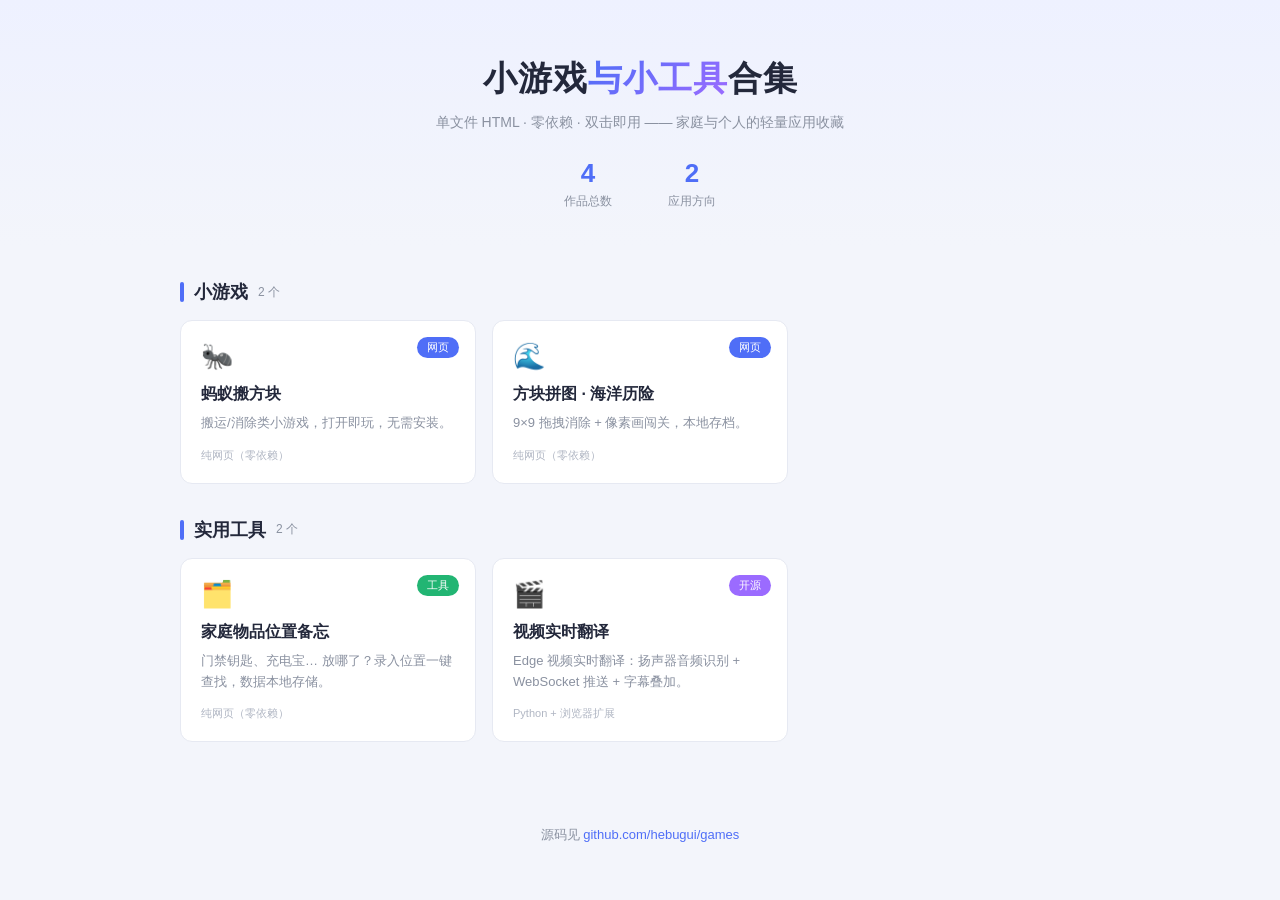
<file: index.html>
<!DOCTYPE html>
<html lang="zh-CN">
<head>
<meta charset="UTF-8">
<meta name="viewport" content="width=device-width, initial-scale=1.0">
<title>games · 小游戏与小工具合集</title>
<style>
  :root {
    --bg: #f3f5fb;
    --card: #ffffff;
    --border: #e6e9f2;
    --text: #23283b;
    --muted: #8a91a0;
    --accent: #4f6ef7;
    --accent2: #9b6bff;
  }
  * { box-sizing: border-box; margin: 0; padding: 0; }
  body {
    font-family: -apple-system, "PingFang SC", "Microsoft YaHei", sans-serif;
    background: var(--bg);
    color: var(--text);
    min-height: 100vh;
  }
  .hero {
    text-align: center;
    padding: 56px 20px 36px;
    background: linear-gradient(180deg, #eef1ff 0%, rgba(243,245,251,0) 100%);
  }
  .hero h1 {
    font-size: 34px;
    font-weight: 800;
    letter-spacing: 1px;
  }
  .hero h1 .grad {
    background: linear-gradient(135deg, #4f6ef7, #9b6bff);
    -webkit-background-clip: text;
    background-clip: text;
    color: transparent;
  }
  .hero p { color: var(--muted); margin-top: 12px; font-size: 14px; }
  .stats {
    display: flex;
    justify-content: center;
    gap: 56px;
    margin-top: 26px;
  }
  .stats .num {
    font-size: 26px;
    font-weight: 800;
    color: var(--accent);
  }
  .stats .lbl { color: var(--muted); font-size: 12px; margin-top: 4px; }
  .wrap { max-width: 960px; margin: 0 auto; padding: 0 20px 60px; }
  .section-head {
    display: flex;
    align-items: center;
    gap: 10px;
    margin: 34px 0 16px;
  }
  .section-head .bar {
    width: 4px;
    height: 20px;
    border-radius: 2px;
    background: var(--accent);
  }
  .section-head h2 { font-size: 18px; font-weight: 700; }
  .section-head .count { color: var(--muted); font-size: 12px; }
  .grid {
    display: grid;
    grid-template-columns: repeat(auto-fill, minmax(270px, 1fr));
    gap: 16px;
  }
  .card {
    position: relative;
    background: var(--card);
    border: 1px solid var(--border);
    border-radius: 12px;
    padding: 20px;
    text-decoration: none;
    color: var(--text);
    transition: transform .15s, box-shadow .15s;
    display: block;
  }
  .card:hover {
    transform: translateY(-3px);
    box-shadow: 0 8px 24px rgba(79,110,247,.12);
    border-color: #c9d4ff;
  }
  .pill {
    position: absolute;
    top: 16px;
    right: 16px;
    font-size: 11px;
    padding: 3px 10px;
    border-radius: 20px;
    color: #fff;
    background: var(--accent);
  }
  .pill.blue { background: #4f6ef7; }
  .pill.green { background: #22b573; }
  .pill.purple { background: #9b6bff; }
  .card .icon { font-size: 26px; margin-bottom: 12px; }
  .card h3 { font-size: 16px; font-weight: 700; margin-bottom: 8px; padding-right: 52px; }
  .card p { color: var(--muted); font-size: 13px; line-height: 1.6; }
  .card .src { color: #b0b6c3; font-size: 11px; margin-top: 14px; }
  footer {
    text-align: center;
    color: var(--muted);
    font-size: 13px;
    padding: 24px 0 40px;
  }
  footer a { color: var(--accent); text-decoration: none; }
</style>
</head>
<body>
  <div class="hero">
    <h1>小游戏<span class="grad">与小工具</span>合集</h1>
    <p>单文件 HTML · 零依赖 · 双击即用 —— 家庭与个人的轻量应用收藏</p>
    <div class="stats">
      <div><div class="num">4</div><div class="lbl">作品总数</div></div>
      <div><div class="num">2</div><div class="lbl">应用方向</div></div>
    </div>
  </div>

  <div class="wrap">
    <div class="section-head">
      <div class="bar"></div>
      <h2>小游戏</h2>
      <span class="count">2 个</span>
    </div>
    <div class="grid">
      <a class="card" href="ant-blocks.html">
        <span class="pill blue">网页</span>
        <div class="icon">🐜</div>
        <h3>蚂蚁搬方块</h3>
        <p>搬运/消除类小游戏，打开即玩，无需安装。</p>
        <div class="src">纯网页（零依赖）</div>
      </a>
      <a class="card" href="block-puzzle-ocean.html">
        <span class="pill blue">网页</span>
        <div class="icon">🌊</div>
        <h3>方块拼图 · 海洋历险</h3>
        <p>9×9 拖拽消除 + 像素画闯关，本地存档。</p>
        <div class="src">纯网页（零依赖）</div>
      </a>
    </div>

    <div class="section-head">
      <div class="bar"></div>
      <h2>实用工具</h2>
      <span class="count">2 个</span>
    </div>
    <div class="grid">
      <a class="card" href="family-memory.html">
        <span class="pill green">工具</span>
        <div class="icon">🗂️</div>
        <h3>家庭物品位置备忘</h3>
        <p>门禁钥匙、充电宝… 放哪了？录入位置一键查找，数据本地存储。</p>
        <div class="src">纯网页（零依赖）</div>
      </a>
      <a class="card" href="https://github.com/hebugui/games/tree/master/video-translator">
        <span class="pill purple">开源</span>
        <div class="icon">🎬</div>
        <h3>视频实时翻译</h3>
        <p>Edge 视频实时翻译：扬声器音频识别 + WebSocket 推送 + 字幕叠加。</p>
        <div class="src">Python + 浏览器扩展</div>
      </a>
    </div>
  </div>

  <footer>
    源码见 <a href="https://github.com/hebugui/games">github.com/hebugui/games</a>
  </footer>
</body>
</html>
</file>
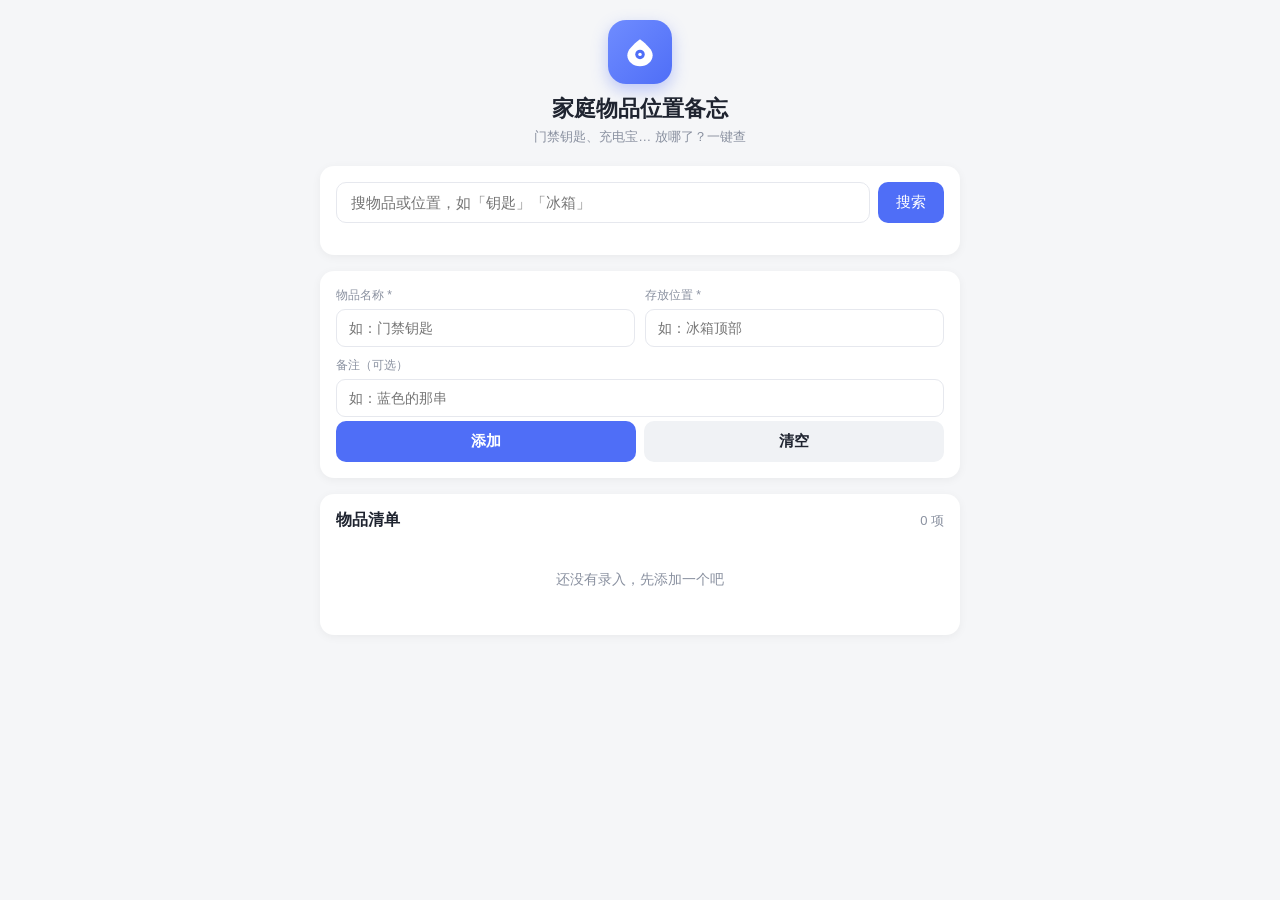
<file: family-memory-site/index.html>
<!DOCTYPE html>
<html lang="zh-CN">
<head>
<meta charset="UTF-8">
<meta name="viewport" content="width=device-width, initial-scale=1.0">
<title>家庭物品位置备忘</title>
<style>
  :root {
    --bg: #f5f6f8;
    --card: #ffffff;
    --primary: #4f6ef7;
    --primary-dark: #3b57d6;
    --text: #1f2430;
    --muted: #8a91a0;
    --border: #e6e8ee;
    --danger: #e5484d;
    --tag-bg: #eef1ff;
    --tag-text: #4f6ef7;
  }
  * { box-sizing: border-box; margin: 0; padding: 0; }
  body {
    font-family: -apple-system, "PingFang SC", "Microsoft YaHei", sans-serif;
    background: var(--bg);
    color: var(--text);
    min-height: 100vh;
    padding: 20px;
  }
  .wrap { max-width: 640px; margin: 0 auto; }

  header { text-align: center; margin-bottom: 20px; }
  .logo {
    width: 64px;
    height: 64px;
    margin: 0 auto 10px;
    background: linear-gradient(135deg, #6f8cff, #4f6ef7);
    border-radius: 18px;
    display: flex;
    align-items: center;
    justify-content: center;
    box-shadow: 0 6px 16px rgba(79,110,247,0.35);
  }
  .logo svg { width: 38px; height: 38px; }
  header h1 { font-size: 22px; font-weight: 700; }
  header p { color: var(--muted); font-size: 13px; margin-top: 4px; }

  .card {
    background: var(--card);
    border-radius: 14px;
    padding: 16px;
    box-shadow: 0 2px 10px rgba(0,0,0,0.05);
    margin-bottom: 16px;
  }

  .search-bar {
    display: flex;
    gap: 8px;
    margin-bottom: 16px;
  }
  .search-bar input {
    flex: 1;
    padding: 11px 14px;
    border: 1px solid var(--border);
    border-radius: 10px;
    font-size: 15px;
    outline: none;
  }
  .search-bar input:focus { border-color: var(--primary); }
  .search-bar button {
    padding: 0 18px;
    border: none;
    border-radius: 10px;
    background: var(--primary);
    color: #fff;
    font-size: 15px;
    cursor: pointer;
  }
  .search-bar button:hover { background: var(--primary-dark); }

  .form-grid {
    display: grid;
    grid-template-columns: 1fr 1fr;
    gap: 10px;
  }
  .form-grid .full { grid-column: 1 / -1; }
  .field label {
    display: block;
    font-size: 12px;
    color: var(--muted);
    margin-bottom: 5px;
  }
  .field input {
    width: 100%;
    padding: 10px 12px;
    border: 1px solid var(--border);
    border-radius: 9px;
    font-size: 14px;
    outline: none;
  }
  .field input:focus { border-color: var(--primary); }
  .actions {
    display: flex;
    gap: 8px;
    margin-top: 4px;
  }
  .btn {
    flex: 1;
    padding: 11px;
    border: none;
    border-radius: 10px;
    font-size: 15px;
    cursor: pointer;
    font-weight: 600;
  }
  .btn-primary { background: var(--primary); color: #fff; }
  .btn-primary:hover { background: var(--primary-dark); }
  .btn-ghost { background: #f0f2f5; color: var(--text); }

  .list-header {
    display: flex;
    justify-content: space-between;
    align-items: center;
    margin-bottom: 10px;
  }
  .list-header h2 { font-size: 16px; }
  .list-header span { color: var(--muted); font-size: 13px; }

  .item {
    display: flex;
    align-items: center;
    gap: 12px;
    padding: 13px 0;
    border-bottom: 1px solid var(--border);
  }
  .item:last-child { border-bottom: none; }
  .item-main { flex: 1; min-width: 0; }
  .item-name { font-size: 16px; font-weight: 600; }
  .item-loc {
    display: inline-block;
    margin-top: 5px;
    padding: 3px 10px;
    background: var(--tag-bg);
    color: var(--tag-text);
    border-radius: 20px;
    font-size: 12px;
  }
  .item-note { color: var(--muted); font-size: 12px; margin-top: 4px; }
  .item-ops { display: flex; gap: 6px; }
  .icon-btn {
    width: 32px;
    height: 32px;
    border: none;
    border-radius: 8px;
    cursor: pointer;
    font-size: 14px;
    background: #f0f2f5;
    color: var(--text);
  }
  .icon-btn.del { background: #fdecec; color: var(--danger); }
  .icon-btn:hover { opacity: 0.8; }

  .empty {
    text-align: center;
    color: var(--muted);
    padding: 30px 0;
    font-size: 14px;
  }
  .toast {
    position: fixed;
    bottom: 30px;
    left: 50%;
    transform: translateX(-50%);
    background: rgba(31,36,48,0.92);
    color: #fff;
    padding: 10px 20px;
    border-radius: 10px;
    font-size: 14px;
    opacity: 0;
    pointer-events: none;
    transition: opacity 0.3s;
  }
  .toast.show { opacity: 1; }
</style>
</head>
<body>
<div class="wrap">
  <header>
    <div class="logo">
      <svg viewBox="0 0 24 24" fill="none" xmlns="http://www.w3.org/2000/svg">
        <path d="M12 21c-4.418 0-8-3.134-8-7 0-3.134 3.5-6.5 8-10 4.5 3.5 8 6.866 8 10 0 3.866-3.582 7-8 7z" fill="#ffffff"/>
        <circle cx="12" cy="13.5" r="3" fill="#4f6ef7"/>
        <circle cx="12" cy="13.5" r="1.1" fill="#ffffff"/>
      </svg>
    </div>
    <h1>家庭物品位置备忘</h1>
    <p>门禁钥匙、充电宝… 放哪了？一键查</p>
  </header>

  <div class="card">
    <div class="search-bar">
      <input id="searchInput" type="text" placeholder="搜物品或位置，如「钥匙」「冰箱」" />
      <button onclick="doSearch()">搜索</button>
    </div>
  </div>

  <div class="card">
    <div class="form-grid">
      <div class="field">
        <label>物品名称 *</label>
        <input id="nameInput" type="text" placeholder="如：门禁钥匙" />
      </div>
      <div class="field">
        <label>存放位置 *</label>
        <input id="locInput" type="text" placeholder="如：冰箱顶部" />
      </div>
      <div class="field full">
        <label>备注（可选）</label>
        <input id="noteInput" type="text" placeholder="如：蓝色的那串" />
      </div>
    </div>
    <div class="actions">
      <button id="addBtn" class="btn btn-primary" onclick="addItem()">添加</button>
      <button class="btn btn-ghost" onclick="clearForm()">清空</button>
    </div>
  </div>

  <div class="card">
    <div class="list-header">
      <h2>物品清单</h2>
      <span id="countText">0 项</span>
    </div>
    <div id="list"></div>
  </div>
</div>

<div class="toast" id="toast"></div>

<script>
const STORE_KEY = 'family_memory_items_v1';

function loadItems() {
  try {
    return JSON.parse(localStorage.getItem(STORE_KEY)) || [];
  } catch (e) {
    return [];
  }
}

function saveItems(items) {
  localStorage.setItem(STORE_KEY, JSON.stringify(items));
}

let editingId = null;

function showToast(msg) {
  const t = document.getElementById('toast');
  t.textContent = msg;
  t.classList.add('show');
  clearTimeout(t._timer);
  t._timer = setTimeout(() => t.classList.remove('show'), 1600);
}

function render(filter) {
  const list = document.getElementById('list');
  const items = loadItems();
  const keyword = (filter || '').trim().toLowerCase();
  const shown = keyword
    ? items.filter(it =>
        it.name.toLowerCase().includes(keyword) ||
        it.loc.toLowerCase().includes(keyword) ||
        (it.note || '').toLowerCase().includes(keyword))
    : items;

  document.getElementById('countText').textContent = items.length + ' 项';

  if (shown.length === 0) {
    list.innerHTML = '<div class="empty">' +
      (keyword ? '没有匹配的物品' : '还没有录入，先添加一个吧') +
      '</div>';
    return;
  }

  list.innerHTML = shown.map(it => `
    <div class="item">
      <div class="item-main">
        <div class="item-name">${escapeHtml(it.name)}</div>
        <span class="item-loc">📍 ${escapeHtml(it.loc)}</span>
        ${it.note ? '<div class="item-note">' + escapeHtml(it.note) + '</div>' : ''}
      </div>
      <div class="item-ops">
        <button class="icon-btn" title="编辑" onclick="editItem('${it.id}')">✏️</button>
        <button class="icon-btn del" title="删除" onclick="delItem('${it.id}')">🗑️</button>
      </div>
    </div>
  `).join('');
}

function escapeHtml(s) {
  return String(s).replace(/[&<>"']/g, c => ({
    '&': '&amp;', '<': '&lt;', '>': '&gt;', '"': '&quot;', "'": '&#39;'
  }[c]));
}

function addItem() {
  const name = document.getElementById('nameInput').value.trim();
  const loc = document.getElementById('locInput').value.trim();
  const note = document.getElementById('noteInput').value.trim();

  if (!name || !loc) {
    showToast('物品名称和位置都要填');
    return;
  }

  const items = loadItems();
  if (editingId) {
    const idx = items.findIndex(it => it.id === editingId);
    if (idx >= 0) {
      items[idx] = { ...items[idx], name, loc, note };
    }
    editingId = null;
    document.getElementById('addBtn').textContent = '添加';
    showToast('已更新');
  } else {
    items.push({ id: Date.now().toString(36) + Math.random().toString(36).slice(2, 6), name, loc, note });
    showToast('已添加');
  }

  saveItems(items);
  clearForm();
  render(document.getElementById('searchInput').value);
}

function clearForm() {
  document.getElementById('nameInput').value = '';
  document.getElementById('locInput').value = '';
  document.getElementById('noteInput').value = '';
  editingId = null;
  document.getElementById('addBtn').textContent = '添加';
}

function editItem(id) {
  const item = loadItems().find(it => it.id === id);
  if (!item) return;
  document.getElementById('nameInput').value = item.name;
  document.getElementById('locInput').value = item.loc;
  document.getElementById('noteInput').value = item.note || '';
  editingId = id;
  document.getElementById('addBtn').textContent = '保存修改';
  document.getElementById('nameInput').focus();
  window.scrollTo({ top: 0, behavior: 'smooth' });
}

function delItem(id) {
  if (!confirm('确定删除这条记录吗？')) return;
  let items = loadItems();
  items = items.filter(it => it.id !== id);
  saveItems(items);
  if (editingId === id) clearForm();
  render(document.getElementById('searchInput').value);
  showToast('已删除');
}

function doSearch() {
  render(document.getElementById('searchInput').value);
}

document.getElementById('searchInput').addEventListener('input', doSearch);
document.getElementById('nameInput').addEventListener('keydown', e => {
  if (e.key === 'Enter') document.getElementById('locInput').focus();
});
document.getElementById('locInput').addEventListener('keydown', e => {
  if (e.key === 'Enter') addItem();
});

render();
</script>
</body>
</html>
</file>
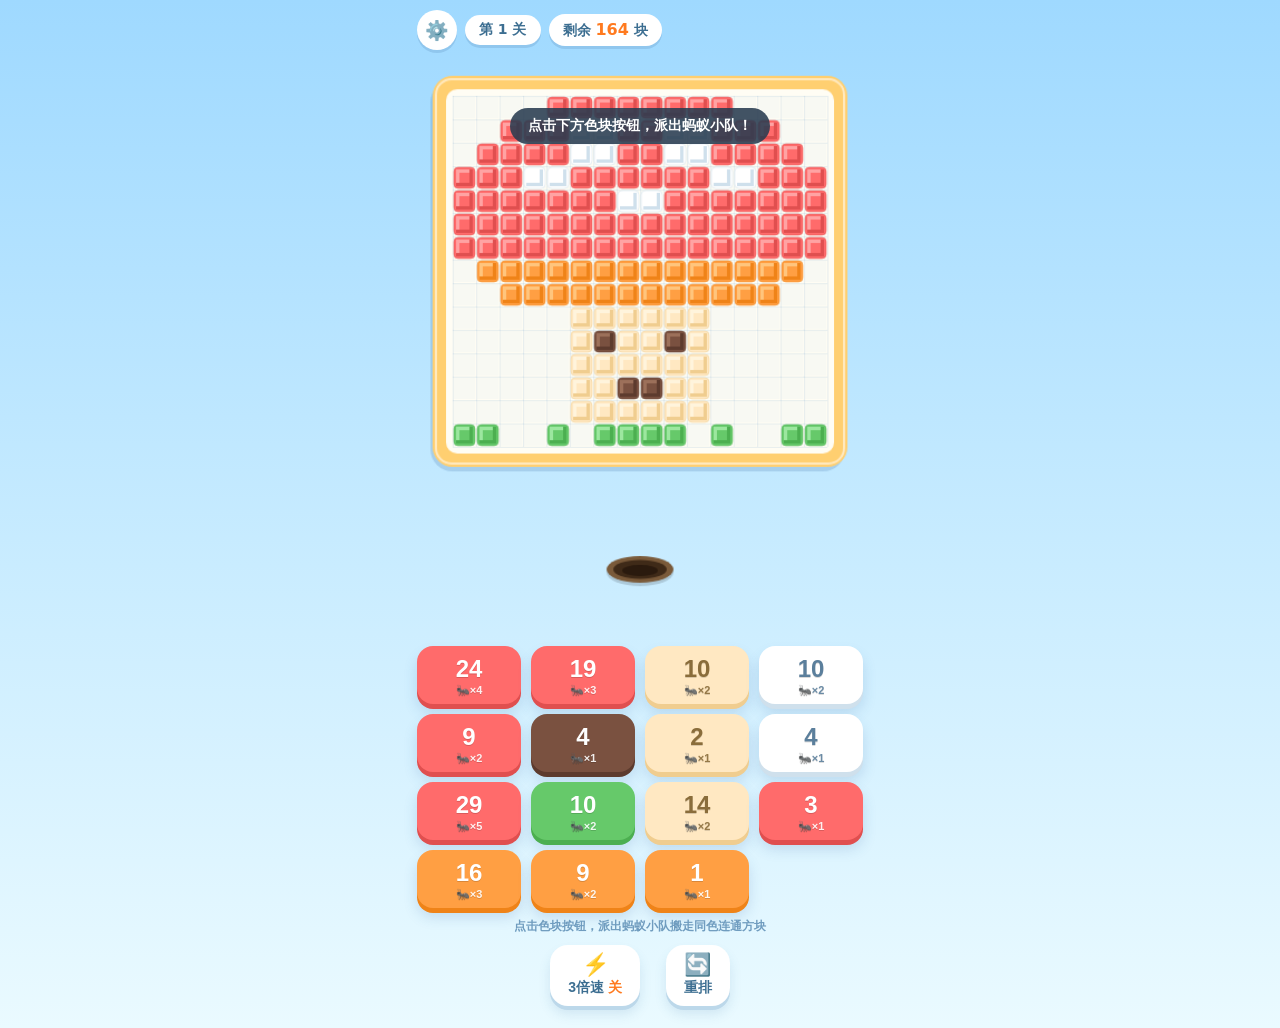
<file: ant-blocks.html>
<!DOCTYPE html>
<html lang="zh-CN">
<head>
<meta charset="UTF-8">
<meta name="viewport" content="width=device-width, initial-scale=1, maximum-scale=1, user-scalable=no, viewport-fit=cover">
<meta name="theme-color" content="#9fd9ff">
<title>蚂蚁搬方块 · 玩到起飞</title>
<style>
  /* ========== 全局与Q版马卡龙风格 ========== */
  :root{ --ink:#3c6e91; }
  *{ margin:0; padding:0; box-sizing:border-box; -webkit-tap-highlight-color:transparent; }
  html,body{ min-height:100%; }
  body{
    font-family: system-ui, -apple-system, "PingFang SC", "Microsoft YaHei", sans-serif;
    background: linear-gradient(180deg,#9fd9ff 0%, #c9ecff 55%, #eafaff 100%);
    display:flex; justify-content:center;
    touch-action: manipulation;
    user-select:none; -webkit-user-select:none;
    color:var(--ink);
  }
  #app{ width:100%; max-width:470px; padding:10px 12px 22px; }

  /* ========== 顶部信息栏 ========== */
  #hud{ display:flex; align-items:center; gap:8px; margin-bottom:8px; }
  .pill{ background:#fff; border-radius:999px; padding:6px 14px; font-weight:800; font-size:14px;
         box-shadow:0 3px 0 rgba(110,160,205,.35); white-space:nowrap; }
  .pill b{ color:#ff7a1f; font-size:16px; }
  #btnGear{ width:40px; height:40px; border-radius:50%; border:none; background:#fff; font-size:19px;
            box-shadow:0 3px 0 rgba(110,160,205,.35); cursor:pointer; flex:none; line-height:1; }
  #btnGear:active{ transform:translateY(2px); box-shadow:0 1px 0 rgba(110,160,205,.35); }
  #hud .spacer{ flex:1; }

  /* ========== 画布舞台与连击横幅 ========== */
  #stage{ position:relative; }
  #cv{ display:block; width:100%; height:auto; }
  #combo{
    position:absolute; top:10px; left:50%;
    transform:translateX(-50%) rotate(-3deg) scale(.6);
    font-size:clamp(24px,7vw,34px); font-weight:900; font-style:italic; color:#ffb300; letter-spacing:1px;
    text-shadow:2px 2px 0 #fff,-2px 2px 0 #fff,2px -2px 0 #fff,-2px -2px 0 #fff,0 4px 8px rgba(230,120,0,.45);
    pointer-events:none; z-index:5; opacity:0; white-space:nowrap;
    transition:transform .18s cubic-bezier(.2,1.6,.4,1), opacity .18s;
  }
  #combo.show{ opacity:1; transform:translateX(-50%) rotate(-3deg) scale(1); }
  #combo.pop{ animation:comboPop .28s cubic-bezier(.2,1.8,.4,1); }
  @keyframes comboPop{
    0%{ transform:translateX(-50%) rotate(-3deg) scale(1.5); }
    100%{ transform:translateX(-50%) rotate(-3deg) scale(1); }
  }

  /* ========== 候选小队按钮区 ========== */
  #pool{ display:grid; grid-template-columns:repeat(4,1fr); gap:10px; margin-top:12px; }
  .squad{
    border:none; cursor:pointer; border-radius:16px; padding:11px 0 8px;
    background:var(--c); color:var(--t,#fff); font-weight:900; font-size:clamp(18px,5.4vw,24px); line-height:1;
    text-shadow:0 1px 0 rgba(0,0,0,.15);
    box-shadow:0 5px 0 var(--d), 0 9px 14px rgba(50,100,160,.18);
    transition:transform .06s, box-shadow .06s, filter .15s, opacity .3s;
    animation:sIn .25s backwards;
  }
  .squad .num{ display:block; }
  .squad .a{ display:block; font-size:11px; margin-top:4px; opacity:.9; }
  .squad:hover{ filter:brightness(1.08); transform:translateY(-2px); }
  .squad:active{ transform:translateY(4px); box-shadow:0 1px 0 var(--d), 0 3px 6px rgba(50,100,160,.15); }
  .squad.used{ opacity:.25; filter:grayscale(.7); pointer-events:none; }
  .squad.shake{ animation:shake .3s; }
  @keyframes sIn{ from{ transform:scale(.5); opacity:0; } }
  @keyframes shake{ 0%,100%{ transform:translateX(0); } 25%{ transform:translateX(-5px); } 75%{ transform:translateX(5px); } }
  .hint{ text-align:center; font-size:12px; font-weight:700; color:#6f9cbf; margin-top:10px; }

  /* ========== 底部功能按钮 ========== */
  #controls{ display:flex; justify-content:center; gap:26px; margin-top:10px; }
  .ctl{
    display:flex; flex-direction:column; align-items:center; gap:3px;
    border:none; cursor:pointer; background:#fff; border-radius:18px; padding:9px 18px;
    font-weight:800; font-size:14px; color:var(--ink);
    box-shadow:0 4px 0 #bcd8ea, 0 8px 12px rgba(60,120,170,.15);
    transition:transform .06s, box-shadow .06s, background .2s;
  }
  .ctl .ico{ font-size:22px; font-style:normal; line-height:1; }
  .ctl:hover{ transform:translateY(-2px); }
  .ctl:active{ transform:translateY(3px); box-shadow:0 1px 0 #bcd8ea; }
  #btnSpeed.on{ background:#fff3bf; }
  #btnSpeed .st{ color:#ff7a1f; }
  #btnShuffle.pulse{ animation:pulse .8s infinite; }
  @keyframes pulse{ 0%,100%{ transform:scale(1); } 50%{ transform:scale(1.1); } }

  /* ========== 通关弹窗 ========== */
  #modal{ position:fixed; inset:0; background:rgba(20,50,90,.5); display:none;
          align-items:center; justify-content:center; z-index:60; }
  #modal.show{ display:flex; }
  .card{
    position:relative; background:#fff; border-radius:26px; padding:30px 26px 24px; text-align:center;
    width:min(86vw,340px); box-shadow:0 20px 50px rgba(0,40,90,.35); overflow:hidden;
    animation:cardIn .4s cubic-bezier(.2,1.5,.4,1);
  }
  @keyframes cardIn{ from{ transform:scale(.5) translateY(60px); opacity:0; } }
  .card h2{ font-size:26px; color:#ff7a1f; margin:4px 0; }
  .card .stars{ font-size:30px; letter-spacing:6px; }
  .card .sub{ font-size:13px; color:#6f9cbf; font-weight:700; margin-bottom:14px; }
  .card .stats{ font-size:13px; color:#5b7f9c; font-weight:700; margin-bottom:18px; }
  .card .stats b{ color:#ff7a1f; }
  .card .row{ display:flex; gap:12px; justify-content:center; }
  .btn{
    border:none; cursor:pointer; border-radius:999px; padding:12px 22px; font-weight:900; font-size:16px; color:#fff;
    box-shadow:0 4px 0 rgba(0,0,0,.15); transition:transform .06s;
  }
  .btn:active{ transform:translateY(3px); box-shadow:0 1px 0 rgba(0,0,0,.15); }
  .btn.pri{ background:#58c15e; }
  .btn.sec{ background:#5aa7ff; }
  .confetti{ position:absolute; top:-20px; width:9px; height:14px; border-radius:2px; opacity:.95;
             animation:fall linear forwards; z-index:1; }
  @keyframes fall{ to{ transform:translateY(110vh) rotate(720deg); opacity:.9; } }

  /* ========== 轻提示 ========== */
  #toast{
    position:fixed; top:12%; left:50%; transform:translateX(-50%) translateY(-8px);
    background:rgba(40,60,80,.88); color:#fff; font-weight:700; font-size:14px;
    padding:9px 18px; border-radius:999px; opacity:0; pointer-events:none; transition:all .25s; z-index:70;
    max-width:80vw; text-align:center;
  }
  #toast.show{ opacity:1; transform:translateX(-50%) translateY(0); }
</style>
</head>
<body>
<div id="app">
  <!-- 顶部：关卡标题 / 剩余方块 / 设置 -->
  <header id="hud">
    <button id="btnGear" title="重新开始本关">⚙️</button>
    <div class="pill" id="levelPill">第 1 关</div>
    <div class="pill">剩余 <b id="remainNum">0</b> 块</div>
    <div class="spacer"></div>
  </header>

  <!-- 上半：像素画布（含蚂蚁活动区） -->
  <div id="stage">
    <canvas id="cv"></canvas>
    <div id="combo">连击 ×<span id="comboN">0</span></div>
  </div>

  <!-- 底部：候选蚂蚁小队按钮池 -->
  <div id="pool"></div>
  <p class="hint">点击色块按钮，派出蚂蚁小队搬走同色连通方块</p>

  <!-- 最底部：功能按钮 -->
  <div id="controls">
    <button class="ctl" id="btnSpeed"><i class="ico">⚡</i><span>3倍速 <b class="st" id="speedState">关</b></span></button>
    <button class="ctl" id="btnShuffle"><i class="ico">🔄</i><span>重排</span></button>
  </div>
</div>

<!-- 通关弹窗 -->
<div id="modal">
  <div class="card">
    <div class="stars">⭐⭐⭐</div>
    <h2>🎉 通关成功！</h2>
    <p class="sub">所有像素方块都被蚂蚁搬走啦</p>
    <div class="stats">⏱️ 用时 <b id="statTime">--</b> ｜ 🐜 出动 <b id="statSquad">0</b> 队 ｜ 🔥 连击 <b id="statCombo">×0</b></div>
    <div class="row">
      <button class="btn pri" id="btnAgain">再玩一次</button>
      <button class="btn sec" id="btnNext">下一关</button>
    </div>
  </div>
</div>

<div id="toast"></div>

<script>
'use strict';
/* ==================== 调色板（c主色 l高光 d暗边 t文字色 name中文名） ==================== */
const PALETTE={
  R:{c:'#ff6b6b',l:'#ffa3a3',d:'#e04f4f',t:'#fff',name:'红'},
  O:{c:'#ff9f43',l:'#ffc57d',d:'#ef8318',t:'#fff',name:'橙'},
  Y:{c:'#ffd93d',l:'#ffe98a',d:'#f0b429',t:'#7a5c00',name:'黄'},
  G:{c:'#66c96a',l:'#9ce79f',d:'#4caf50',t:'#fff',name:'绿'},
  B:{c:'#5aa7ff',l:'#8ec2ff',d:'#3f86e8',t:'#fff',name:'蓝'},
  P:{c:'#b07ce8',l:'#cfa5f5',d:'#9257d0',t:'#fff',name:'紫'},
  C:{c:'#ffe8c2',l:'#fff4dc',d:'#f0cd8f',t:'#8a6d3b',name:'米'},
  K:{c:'#7a5140',l:'#9c705a',d:'#5d3b2e',t:'#fff',name:'棕'},
  W:{c:'#ffffff',l:'#ffffff',d:'#cfe0ec',t:'#5b7f9c',name:'白'},
};

/* ==================== 内置测试关卡：蘑菇小屋像素画（'.'为空） ==================== */
const LEVEL_DATA=[
"....RRRRRRRR....",
"..RRRWWRRWWRRR..",
".RRRRWWRRWWRRRR.",
"RRRWWRRRRRRWWRRR",
"RRRRRRRWWRRRRRRR",
"RRRRRRRRRRRRRRRR",
"RRRRRRRRRRRRRRRR",
".OOOOOOOOOOOOOO.",
"..OOOOOOOOOOOO..",
".....CCCCCC.....",
".....CKCCKC.....",
".....CCCCCC.....",
".....CCKKCC.....",
".....CCCCCC.....",
"GG..G.GGGG.G..GG",
];

/* ==================== 画布几何（逻辑坐标固定，CSS 等比缩放适配移动端） ==================== */
const COLS=16, ROWS=15, CELL=21, PAD=6, FT=12, LW=400;
const GX=(LW-COLS*CELL)/2, GY=34;                                  // 网格左上角
const FRAME={x:GX-PAD-FT, y:GY-PAD-FT, w:COLS*CELL+2*(PAD+FT), h:ROWS*CELL+2*(PAD+FT)}; // 奶油外框
const HOLE={x:LW/2, y:FRAME.y+FRAME.h+92};                         // 蚁穴（蚂蚁的家）
const LH=HOLE.y+58;                                                // 画布逻辑高度
const ANT_SPEED=135;                                               // 蚂蚁基础速度 px/s

/* ==================== 游戏状态 ==================== */
let levelData=LEVEL_DATA, levelIdx=1;
let grid=[], pool=[], ants=[];
let claimed=new Set();        // 已被在途小队认领的格子（key=r*COLS+c）
let remaining=0, combo=0, maxCombo=0, missions=0;
let speedMult=1, won=false, startTs=null;

/* ==================== DOM 引用 ==================== */
const cv=document.getElementById('cv'), ctx=cv.getContext('2d');
const poolEl=document.getElementById('pool'), modal=document.getElementById('modal'), toastEl=document.getElementById('toast');
const comboEl=document.getElementById('combo'), comboN=document.getElementById('comboN');
const remainNum=document.getElementById('remainNum'), levelPill=document.getElementById('levelPill');
const btnShuffle=document.getElementById('btnShuffle'), btnSpeed=document.getElementById('btnSpeed');
const speedState=document.getElementById('speedState');

/* ==================== 小工具 ==================== */
function shuffle(arr){ for(let i=arr.length-1;i>0;i--){ const j=(Math.random()*(i+1))|0; [arr[i],arr[j]]=[arr[j],arr[i]]; } return arr; }
function angLerp(a,b,t){ const d=((b-a+Math.PI*3)%(Math.PI*2))-Math.PI; return a+d*t; }
function rr(x,y,w,h,r){ // 圆角矩形路径
  r=Math.min(r,w/2,h/2); ctx.beginPath();
  ctx.moveTo(x+r,y);
  ctx.arcTo(x+w,y,x+w,y+h,r); ctx.arcTo(x+w,y+h,x,y+h,r);
  ctx.arcTo(x,y+h,x,y,r);     ctx.arcTo(x,y,x+w,y,r);
  ctx.closePath();
}
/* 轻量音效（WebAudio，无外部资源） */
let AC=null;
function beep(f,d,type,g){
  try{
    AC=AC||new (window.AudioContext||window.webkitAudioContext)();
    if(AC.state==='suspended')AC.resume();
    const o=AC.createOscillator(), v=AC.createGain();
    o.type=type||'square'; o.frequency.value=f;
    v.gain.setValueAtTime(g||.04,AC.currentTime);
    v.gain.exponentialRampToValueAtTime(.0001,AC.currentTime+d);
    o.connect(v).connect(AC.destination); o.start(); o.stop(AC.currentTime+d);
  }catch(e){}
}

/* ==================== 画布 DPR 适配 ==================== */
function fitDPR(){
  const dpr=Math.min(2.5, window.devicePixelRatio||1);
  cv.width=LW*dpr; cv.height=LH*dpr;
  ctx.setTransform(dpr,0,0,dpr,0,0);
}

/* ==================== 关卡装载 / 重置 ==================== */
function resetLevel(){
  grid=levelData.map(s=>s.split('').map(ch=>ch==='.'?null:ch));
  claimed=new Set(); ants.length=0;
  remaining=0;
  grid.forEach(row=>row.forEach(c=>{ if(c)remaining++; }));
  combo=0; maxCombo=0; missions=0; won=false; startTs=null;
  genPool(); refreshHUD(); updateCombo(false); hideModal();
}
function refreshHUD(){
  remainNum.textContent=remaining;
  levelPill.textContent='第 '+levelIdx+' 关';
}

/* ==================== 连击横幅 ==================== */
function updateCombo(pop){
  comboN.textContent=combo;
  if(combo>=2){
    comboEl.classList.add('show');
    if(pop){ comboEl.classList.remove('pop'); void comboEl.offsetWidth; comboEl.classList.add('pop'); }
  }else comboEl.classList.remove('show');
}

/* ==================== 蚂蚁小队按钮池：按剩余方块按色生成，保证总量足够通关 ==================== */
function genPool(){
  const need={};
  for(let r=0;r<ROWS;r++)for(let c=0;c<COLS;c++){
    const col=grid[r][c];
    if(col&&!claimed.has(r*COLS+c)) need[col]=(need[col]||0)+1;
  }
  pool=[];
  for(const entry of Object.entries(need)){
    const col=entry[0]; let left=entry[1], guard=0;
    while(left>0&&guard++<40){ // 随机切成若干支小队
      const take=Math.max(1,Math.min(left,Math.round(6+Math.random()*Math.max(8,left*0.45))));
      pool.push({color:col,n:take,used:false});
      left-=take;
    }
  }
  shuffle(pool);
  renderPool();
}
function renderPool(){
  poolEl.innerHTML='';
  pool.forEach((b,i)=>{
    const p=PALETTE[b.color];
    const btn=document.createElement('button');
    btn.className='squad'; btn.type='button';
    btn.style.setProperty('--c',p.c);
    btn.style.setProperty('--d',p.d);
    btn.style.setProperty('--t',p.t);
    btn.style.animationDelay=(i*25)+'ms';
    btn.innerHTML='<span class="num">'+b.n+'</span><span class="a">🐜×'+Math.max(1,Math.min(5,Math.round(b.n/6)))+'</span>';
    btn.addEventListener('click',()=>onSquad(i,btn));
    poolEl.appendChild(btn);
  });
}

/* ==================== 连通块查找：DFS 找某颜色所有未认领连通区域 ==================== */
function componentsOf(color){
  const comps=[], seen=new Set();
  for(let r=0;r<ROWS;r++)for(let c=0;c<COLS;c++){
    const k0=r*COLS+c;
    if(grid[r][c]!==color||claimed.has(k0)||seen.has(k0))continue;
    const comp=[], stack=[[r,c]]; seen.add(k0);
    while(stack.length){
      const [cr,cc]=stack.pop(); comp.push([cr,cc]);
      for(const [dr,dc] of [[1,0],[-1,0],[0,1],[0,-1]]){
        const nr=cr+dr, nc=cc+dc;
        if(nr<0||nc<0||nr>=ROWS||nc>=COLS)continue;
        const k2=nr*COLS+nc;
        if(grid[nr][nc]===color&&!claimed.has(k2)&&!seen.has(k2)){ seen.add(k2); stack.push([nr,nc]); }
      }
    }
    comps.push(comp);
  }
  return comps;
}

/* ==================== 出动小队：认领方块 → 分组生成蚂蚁 ==================== */
function startMission(color,n,btn){
  const comps=componentsOf(color);
  if(!comps.length){ // 该颜色已无可搬方块：不消耗按钮
    toast(PALETTE[color].name+'色方块已经搬完啦');
    combo=0; updateCombo(false);
    btn.classList.remove('shake'); void btn.offsetWidth; btn.classList.add('shake');
    beep(180,.12,'sawtooth',.04);
    return false;
  }
  comps.sort((a,b)=>b.length-a.length);
  const cells=[];
  outer:
  for(const comp of comps)for(const cell of comp){ cells.push(cell); if(cells.length>=n)break outer; }
  cells.forEach(([r,c])=>claimed.add(r*COLS+c)); // 立即认领，防止后续按钮重复选取
  cells.sort((a,b)=>b[0]-a[0]||a[1]-b[1]);       // 先搬离洞口近的（靠下的）

  const antN=Math.max(1,Math.min(5,Math.round(cells.length/6)));
  const groups=Array.from({length:antN},()=>[]);
  cells.forEach((cell,i)=>groups[i%antN].push(cell));
  groups.forEach((g,i)=>{ if(g.length) ants.push(makeAnt(g,i*0.22,i,antN)); });

  missions++; combo++; maxCombo=Math.max(maxCombo,combo); updateCombo(true);
  if(!startTs)startTs=performance.now();
  beep(720,.07,'square',.045);

  if(pool.every(x=>x.used)&&remaining>0&&!won){
    toast('蚂蚁小队用完啦，点「重排」再来一队！');
    btnShuffle.classList.add('pulse');
  }
  return true;
}
function onSquad(i,btn){
  if(won)return;
  const b=pool[i];
  if(b.used||!b)return;
  if(startMission(b.color,b.n,btn)) b.used=true;
}

/* ==================== 蚂蚁个体：出生 → 巡回搬块 → 回洞消失 ==================== */
function makeAnt(cells,delay,idx,antN){
  const pts=cells.map(([r,c])=>({x:GX+c*CELL+CELL/2, y:GY+r*CELL+CELL/2, r, c, color:grid[r][c]}));
  // 贪心最近邻规划巡回路线
  let cur={x:HOLE.x,y:HOLE.y};
  const route=[], rest=[...pts];
  while(rest.length){
    let bi=0,bd=Infinity;
    rest.forEach((p,i)=>{ const d=(p.x-cur.x)**2+(p.y-cur.y)**2; if(d<bd){bd=d;bi=i;} });
    const p=rest.splice(bi,1)[0]; route.push(p); cur=p;
  }
  return {
    x:HOLE.x+(idx-(antN-1)/2)*16, y:HOLE.y,   // 从蚁穴错开出生
    face:-Math.PI/2, state:'wait', t:delay,
    path:[...route,{x:HOLE.x,y:HOLE.y}],      // 路线：各方块 → 回洞
    cellN:route.length, pi:0,
    stack:[], phase:Math.random()*7, seed:Math.random()*10, scale:0, dead:false,
  };
}
function stepAnt(a,sdt){
  a.phase+=sdt*16;
  if(a.state==='wait'){ a.t-=sdt; a.scale=Math.min(1,a.scale+sdt*5); if(a.t<=0)a.state='walk'; return; }
  if(a.state==='sink'){ a.t-=sdt; a.scale=Math.max(0,a.t/0.25); if(a.t<=0)a.dead=true; return; }
  a.scale=Math.min(1,a.scale+sdt*5);
  if(a.state==='pickup'){ a.t-=sdt; if(a.t<=0){ a.state='walk'; a.pi++; } return; }
  // 行走
  const tgt=a.path[a.pi];
  const dx=tgt.x-a.x, dy=tgt.y-a.y, d=Math.hypot(dx,dy), step=ANT_SPEED*sdt;
  if(d<=step){
    a.x=tgt.x; a.y=tgt.y;
    if(a.pi<a.cellN){ pickBlock(a,a.path[a.pi]); a.state='pickup'; a.t=0.12; }
    else{ a.state='sink'; a.t=0.25; beep(300,.08,'triangle',.03); }
  }else{
    a.x+=dx/d*step; a.y+=dy/d*step;
    a.face=angLerp(a.face,Math.atan2(dy,dx),Math.min(1,sdt*10));
  }
}
/* 搬起方块：画布置空 + 计数 + 连击/音效 */
function pickBlock(a,p){
  if(!grid[p.r][p.c])return;
  a.stack.push(p.color);
  grid[p.r][p.c]=null;
  claimed.delete(p.r*COLS+p.c);
  remaining--;
  refreshHUD();
  beep(880+Math.random()*160,.05,'triangle',.045);
  if(navigator.vibrate)navigator.vibrate(8);
  checkWin();
}
/* 通关判定：画布清空且没有在途认领 */
function checkWin(){
  if(won||remaining>0||claimed.size>0)return;
  won=true;
  setTimeout(showWin,800/Math.min(3,speedMult));
}
function showWin(){
  const secs=startTs?Math.round((performance.now()-startTs)/1000):0;
  document.getElementById('statTime').textContent=secs+' 秒';
  document.getElementById('statSquad').textContent=missions;
  document.getElementById('statCombo').textContent='×'+maxCombo;
  spawnConfetti();
  modal.classList.add('show');
  [523,659,784,1047].forEach((f,i)=>setTimeout(()=>beep(f,.18,'square',.05),i*110));
}
function hideModal(){ modal.classList.remove('show'); }
function spawnConfetti(){
  modal.querySelectorAll('.confetti').forEach(e=>e.remove());
  const colors=['#ff6b6b','#ffd93d','#66c96a','#5aa7ff','#b07ce8','#ff9f43'];
  for(let i=0;i<18;i++){
    const s=document.createElement('span');
    s.className='confetti';
    s.style.left=(Math.random()*100)+'vw';
    s.style.background=colors[i%colors.length];
    s.style.animationDuration=(1.4+Math.random()*1.2)+'s';
    s.style.animationDelay=(Math.random()*.5)+'s';
    s.style.transform='rotate('+(Math.random()*360)+'deg)';
    modal.appendChild(s);
  }
}

/* ==================== 随机关卡生成（下一关）：对称随机游走色块 + 邻色填补 ==================== */
function randomLevel(rows,cols){
  const chosen=shuffle(['R','O','Y','G','B','P','K']).slice(0,4+((Math.random()*3)|0));
  const g=Array.from({length:rows},()=>Array(cols).fill(null));
  const share=Math.floor(rows*cols/chosen.length);
  for(const col of chosen){
    let placed=0, guard=0;
    while(placed<share&&guard++<4000){
      let cr=(Math.random()*rows)|0, cc=(Math.random()*cols)|0;
      if(g[cr][cc])continue;
      const len=8+((Math.random()*20)|0);
      for(let i=0;i<len&&placed<share;i++){
        if(!g[cr][cc]){
          g[cr][cc]=col; placed++;
          const mc=cols-1-cc;                        // 左右镜像对称
          if(mc!==cc&&!g[cr][mc]){ g[cr][mc]=col; placed++; }
        }
        const d=[[1,0],[-1,0],[0,1],[0,-1]][(Math.random()*4)|0];
        cr=Math.min(rows-1,Math.max(0,cr+d[0]));
        cc=Math.min(cols-1,Math.max(0,cc+d[1]));
      }
    }
  }
  // 剩余空格用邻居色填补，保证全图可清空（必定可通关）
  for(let r=0;r<rows;r++)for(let c=0;c<cols;c++){
    if(g[r][c])continue;
    const nb=[];
    for(const [dr,dc] of [[1,0],[-1,0],[0,1],[0,-1]]){
      const r2=r+dr,c2=c+dc;
      if(r2>=0&&c2>=0&&r2<rows&&c2<cols&&g[r2][c2])nb.push(g[r2][c2]);
    }
    g[r][c]=nb.length?nb[(Math.random()*nb.length)|0]:chosen[(Math.random()*chosen.length)|0];
  }
  return g.map(row=>row.join(''));
}

/* ==================== 渲染 ==================== */
function draw(){
  ctx.clearRect(0,0,LW,LH);
  drawFrame();
  drawCells();
  drawHole();
  for(const a of [...ants].sort((x,y)=>x.y-y.y)) drawAnt(a);
}
/* 奶油色像素画外框 */
function drawFrame(){
  rr(FRAME.x-2,FRAME.y+4,FRAME.w,FRAME.h,20); ctx.fillStyle='rgba(40,90,150,.18)'; ctx.fill();
  rr(FRAME.x,FRAME.y,FRAME.w,FRAME.h,18); ctx.fillStyle='#ffcf70'; ctx.fill();
  ctx.lineWidth=2; ctx.strokeStyle='rgba(255,255,255,.55)';
  rr(FRAME.x+3,FRAME.y+3,FRAME.w-6,FRAME.h-6,14); ctx.stroke();
  rr(GX-PAD,GY-PAD,COLS*CELL+PAD*2,ROWS*CELL+PAD*2,10); ctx.fillStyle='#fffdf4'; ctx.fill();
}
/* 网格与像素方块 */
function drawCells(){
  const gw=COLS*CELL, gh=ROWS*CELL;
  ctx.fillStyle='rgba(150,190,225,.07)';
  for(let r=0;r<ROWS;r++)for(let c=0;c<COLS;c++) ctx.fillRect(GX+c*CELL+1,GY+r*CELL+1,CELL-2,CELL-2);
  ctx.strokeStyle='rgba(130,170,210,.18)'; ctx.lineWidth=1;
  ctx.beginPath();
  for(let c=0;c<=COLS;c++){ ctx.moveTo(GX+c*CELL+.5,GY); ctx.lineTo(GX+c*CELL+.5,GY+gh); }
  for(let r=0;r<=ROWS;r++){ ctx.moveTo(GX,GY+r*CELL+.5); ctx.lineTo(GX+gw,GY+r*CELL+.5); }
  ctx.stroke();
  for(let r=0;r<ROWS;r++)for(let c=0;c<COLS;c++){
    const col=grid[r][c];
    if(col)drawBlock(GX+c*CELL,GY+r*CELL,col);
  }
}
/* 单个方块：主色 + 高光/暗边营造像素立体感 */
function drawBlock(x,y,col){
  const p=PALETTE[col];
  rr(x+1,y+1,CELL-2,CELL-2,4); ctx.fillStyle=p.c; ctx.fill();
  ctx.fillStyle=p.l;
  ctx.fillRect(x+3,y+3,CELL-6,3); ctx.fillRect(x+3,y+3,3,CELL-6);
  ctx.fillStyle=p.d;
  ctx.fillRect(x+3,y+CELL-6,CELL-6,3); ctx.fillRect(x+CELL-6,y+3,3,CELL-6);
  rr(x+1,y+1,CELL-2,CELL-2,4);
  ctx.globalAlpha=.45; ctx.strokeStyle=p.d; ctx.lineWidth=1; ctx.stroke(); ctx.globalAlpha=1;
}
/* 蚁穴 */
function drawHole(){
  ctx.fillStyle='rgba(0,0,0,.15)';
  ctx.beginPath(); ctx.ellipse(HOLE.x,HOLE.y+3,30,12,0,0,7); ctx.fill();
  ctx.fillStyle='#7a5a3a';
  ctx.beginPath(); ctx.ellipse(HOLE.x,HOLE.y,30,12,0,0,7); ctx.fill();
  ctx.fillStyle='#3f2a18';
  ctx.beginPath(); ctx.ellipse(HOLE.x,HOLE.y,24,8.5,0,0,7); ctx.fill();
  ctx.fillStyle='#2a1a0e';
  ctx.beginPath(); ctx.ellipse(HOLE.x,HOLE.y+1,16,5,0,0,7); ctx.fill();
}
/* 紫色Q版小蚂蚁（含背上方块堆） */
function drawAnt(a){
  if(a.scale<=0)return;
  const wob=a.state==='walk'?Math.sin(a.phase*.8+a.seed)*1.6:0;
  const px=Math.cos(a.face+Math.PI/2)*wob, py=Math.sin(a.face+Math.PI/2)*wob;
  const hop=a.state==='pickup'?Math.sin((1-a.t/0.12)*Math.PI)*3:0;
  ctx.save();
  ctx.globalAlpha=Math.min(1,a.scale*1.4);
  ctx.translate(a.x+px,a.y+py-hop);
  ctx.rotate(a.face);
  ctx.scale(a.scale,a.scale);
  // 腿（左右各三条，随相位摆动）
  ctx.strokeStyle='#4c2a73'; ctx.lineWidth=1.7; ctx.lineCap='round';
  for(let i=0;i<3;i++){
    const bx=-4+i*3.6, sw=Math.sin(a.phase+i*2.1)*2.4;
    ctx.beginPath(); ctx.moveTo(bx,1.5); ctx.lineTo(bx+2.6,6+sw); ctx.stroke();
    ctx.beginPath(); ctx.moveTo(bx,-1.5); ctx.lineTo(bx+2.6,-6-sw); ctx.stroke();
  }
  ctx.lineWidth=1; ctx.strokeStyle='#5d2f9e';
  // 腹部 + 花纹
  ctx.fillStyle='#8d55e0';
  ctx.beginPath(); ctx.ellipse(-4.5,0,6.8,5.2,0,0,7); ctx.fill(); ctx.stroke();
  ctx.fillStyle='rgba(255,255,255,.28)';
  ctx.beginPath(); ctx.ellipse(-5.5,0,3.4,2.8,0,0,7); ctx.fill();
  // 头
  ctx.fillStyle='#9d6bf0';
  ctx.beginPath(); ctx.ellipse(4.6,0,4.3,4,0,0,7); ctx.fill(); ctx.stroke();
  // 触角
  ctx.strokeStyle='#5d2f9e';
  ctx.beginPath(); ctx.moveTo(6,-2); ctx.quadraticCurveTo(9,-4.5,10.5,-4); ctx.stroke();
  ctx.beginPath(); ctx.moveTo(6,2); ctx.quadraticCurveTo(9,4.5,10.5,4); ctx.stroke();
  ctx.fillStyle='#ff8fb3';
  ctx.beginPath(); ctx.arc(10.7,-4,1.1,0,7); ctx.fill();
  ctx.beginPath(); ctx.arc(10.7,4,1.1,0,7); ctx.fill();
  // 眼睛与腮红
  ctx.fillStyle='#fff';
  ctx.beginPath(); ctx.arc(6.4,-1.6,1.7,0,7); ctx.fill();
  ctx.beginPath(); ctx.arc(6.4,1.6,1.7,0,7); ctx.fill();
  ctx.fillStyle='#31214d';
  ctx.beginPath(); ctx.arc(7,-1.6,.9,0,7); ctx.fill();
  ctx.beginPath(); ctx.arc(7,1.6,.9,0,7); ctx.fill();
  ctx.fillStyle='rgba(255,120,160,.55)';
  ctx.beginPath(); ctx.arc(4.2,-3.1,1.2,0,7); ctx.fill();
  ctx.beginPath(); ctx.arc(4.2,3.1,1.2,0,7); ctx.fill();
  ctx.restore();
  // 背上搬运的方块堆（屏幕对齐，画在蚂蚁上方，最多画4个+计数）
  if(!a.stack.length)return;
  ctx.save(); ctx.globalAlpha=Math.min(1,a.scale*1.4);
  const show=Math.min(a.stack.length,4);
  for(let i=0;i<show;i++){
    drawMini(a.x+px+Math.sin(a.phase*.5+i)*1.2, a.y+py-13-i*8-hop, a.stack[i], 8*a.scale);
  }
  if(a.stack.length>4){
    const ty=a.y+py-13-show*8-6;
    ctx.font='900 11px system-ui,sans-serif'; ctx.textAlign='center'; ctx.textBaseline='middle';
    ctx.lineWidth=3; ctx.strokeStyle='#fff'; ctx.strokeText('×'+a.stack.length,a.x+px,ty);
    ctx.fillStyle='#5d2f9e'; ctx.fillText('×'+a.stack.length,a.x+px,ty);
  }
  ctx.restore();
}
/* 蚂蚁背上的迷你方块 */
function drawMini(x,y,col,s){
  if(s<=0.5)return;
  const p=PALETTE[col];
  rr(x-s/2,y-s/2,s,s,2); ctx.fillStyle=p.c; ctx.fill();
  ctx.globalAlpha*=1;
  rr(x-s/2,y-s/2,s,s,2); ctx.strokeStyle=p.d; ctx.lineWidth=1; ctx.stroke();
  ctx.fillStyle=p.l; ctx.fillRect(x-s/2+1,y-s/2+1,s-2,2);
}

/* ==================== 轻提示 ==================== */
let toastTimer=null;
function toast(msg){
  toastEl.textContent=msg;
  toastEl.classList.add('show');
  clearTimeout(toastTimer);
  toastTimer=setTimeout(()=>toastEl.classList.remove('show'),1500);
}

/* ==================== 功能按钮 ==================== */
btnShuffle.addEventListener('click',()=>{ // 重排：重新随机生成按钮池
  genPool();
  btnShuffle.classList.remove('pulse');
  toast('已重排蚂蚁小队！');
  beep(600,.06,'square',.04);
});
btnSpeed.addEventListener('click',()=>{   // 3倍速开关
  speedMult=speedMult===1?3:1;
  btnSpeed.classList.toggle('on',speedMult===3);
  speedState.textContent=speedMult===3?'开':'关';
  beep(500,.06,'triangle',.04);
  toast(speedMult===3?'3倍速已开启，蚂蚁起飞！':'已恢复正常速度');
});
document.getElementById('btnGear').addEventListener('click',()=>{ // 重新开始本关
  resetLevel();
  toast('已重新开始本关');
  beep(400,.08,'triangle',.04);
});
document.getElementById('btnAgain').addEventListener('click',()=>{ resetLevel(); });
document.getElementById('btnNext').addEventListener('click',()=>{  // 下一关：随机生成新像素画
  levelIdx++;
  levelData=randomLevel(15,16);
  resetLevel();
  toast('第 '+levelIdx+' 关 开始！');
});

/* ==================== 主循环 ==================== */
function updateAnts(sdt){
  for(const a of ants)stepAnt(a,sdt);
  for(let i=ants.length-1;i>=0;i--)if(ants[i].dead)ants.splice(i,1);
}
let last=performance.now();
function loop(now){
  const dt=Math.min(.05,(now-last)/1000); last=now;
  const sdt=dt*speedMult;   // 倍速作用于所有动画时间
  updateAnts(sdt);
  draw();
  requestAnimationFrame(loop);
}

/* ==================== 启动 ==================== */
fitDPR();
window.addEventListener('resize',fitDPR);
resetLevel();
requestAnimationFrame(loop);
setTimeout(()=>toast('点击下方色块按钮，派出蚂蚁小队！'),400);
</script>
</body>
</html>
</file>
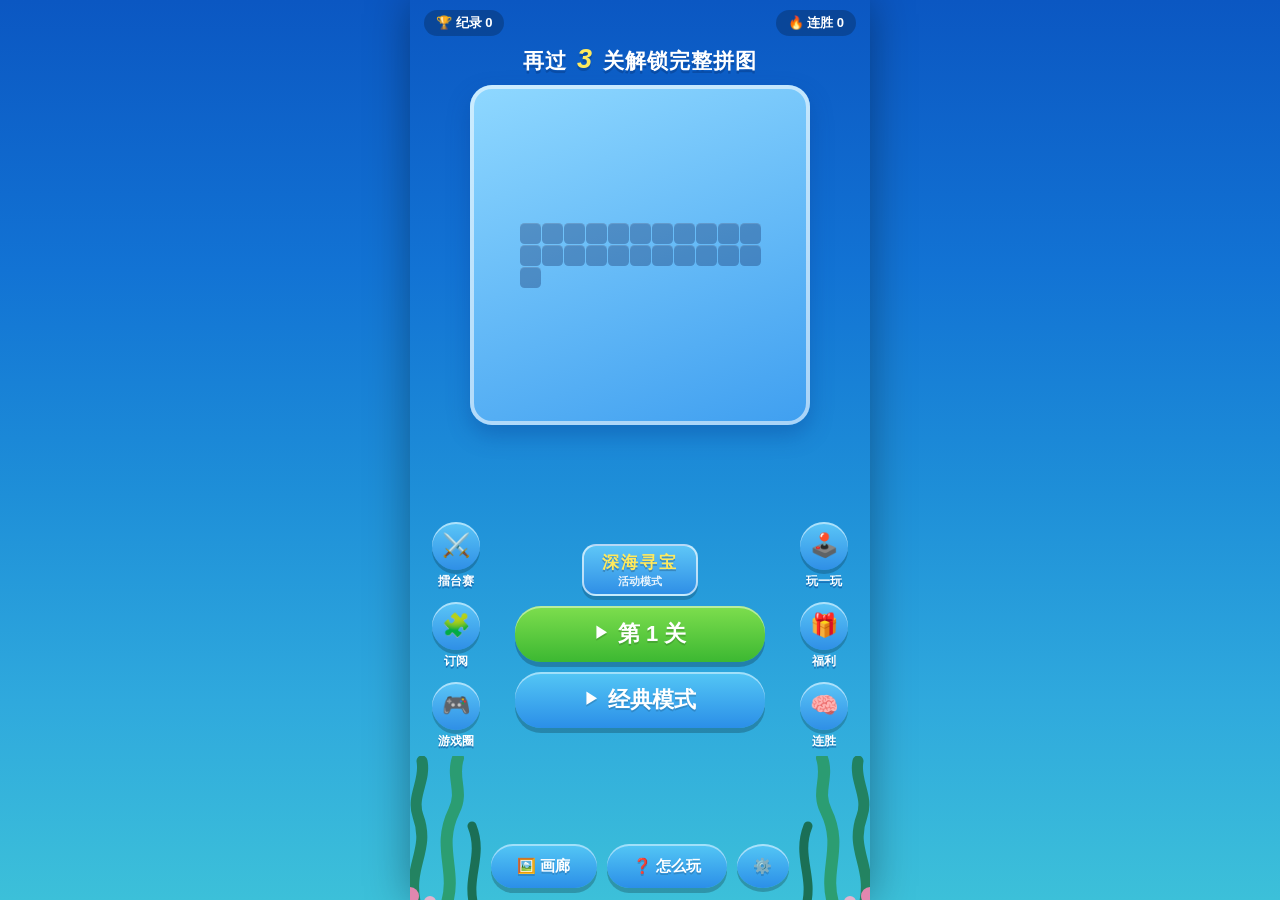
<file: block-puzzle-ocean.html>
<!DOCTYPE html>
<html lang="zh-CN">
<head>
<meta charset="UTF-8">
<meta name="viewport" content="width=device-width, initial-scale=1, maximum-scale=1, user-scalable=no">
<title>方块拼图·海洋历险</title>
<style>
  * { margin:0; padding:0; box-sizing:border-box; -webkit-tap-highlight-color:transparent; }
  html,body { height:100%; }
  body {
    font-family:"PingFang SC","Microsoft YaHei","Segoe UI",sans-serif;
    background:linear-gradient(180deg,#0b57c2 0%,#1273d4 30%,#1e8fd8 55%,#2fa9dd 78%,#3cc0d9 100%);
    color:#fff; user-select:none; overflow:hidden;
    display:flex; justify-content:center;
  }
  #app {
    width:100%; max-width:460px; height:100%;
    display:flex; flex-direction:column; position:relative;
    background:linear-gradient(180deg,#0b57c2 0%,#1273d4 30%,#1e8fd8 55%,#2fa9dd 78%,#3cc0d9 100%);
    box-shadow:0 0 40px rgba(0,0,0,.35); overflow:hidden;
  }
  /* ---------- 背景装饰 ---------- */
  .bubble { position:absolute; border-radius:50%; background:radial-gradient(circle at 32% 30%, rgba(255,255,255,.85), rgba(255,255,255,.12) 62%, rgba(255,255,255,0));
    pointer-events:none; animation:rise linear infinite; opacity:.5; }
  @keyframes rise { from { transform:translateY(0) scale(1); } to { transform:translateY(-110vh) scale(1.35); opacity:0; } }
  .seaweed { position:absolute; bottom:-6px; pointer-events:none; opacity:.85; z-index:0; }
  .seaweed.l { left:-14px; } .seaweed.r { right:-14px; transform:scaleX(-1); }
  .screen { flex:1; display:flex; flex-direction:column; position:relative; z-index:1; min-height:0; padding:10px 14px 12px; }
  .hidden { display:none !important; }

  /* ---------- 通用按钮 ---------- */
  .btn { border:none; border-radius:26px; cursor:pointer; font-weight:800; font-family:inherit;
    color:#fff; text-shadow:0 2px 0 rgba(0,0,0,.15);
    box-shadow:0 5px 0 rgba(0,0,0,.22), inset 0 2px 0 rgba(255,255,255,.45);
    transition:transform .08s, box-shadow .08s; }
  .btn:active { transform:translateY(3px); box-shadow:0 2px 0 rgba(0,0,0,.22), inset 0 2px 0 rgba(255,255,255,.45); }
  .btn.green { background:linear-gradient(180deg,#7ede4e,#3cb832); }
  .btn.blue  { background:linear-gradient(180deg,#54c7f5,#2b8fe8); }
  .btn.round { border-radius:50%; display:flex; align-items:center; justify-content:center; font-size:20px;
    background:linear-gradient(180deg,#54c7f5,#2b8fe8); box-shadow:0 4px 0 rgba(0,0,0,.22), inset 0 2px 0 rgba(255,255,255,.5); }
  .chip { background:rgba(0,0,0,.22); border-radius:20px; padding:4px 12px; font-size:13px; font-weight:700;
    display:inline-flex; align-items:center; gap:5px; }

  /* ---------- 主页 ---------- */
  #home { align-items:center; }
  .hud-top { width:100%; display:flex; justify-content:space-between; align-items:center; }
  #unlockHint { margin-top:8px; font-size:21px; font-weight:900; letter-spacing:1px;
    text-shadow:0 3px 0 rgba(9,64,142,.55); }
  #unlockHint b { color:#ffe95c; font-size:27px; font-style:italic; padding:0 3px; }
  .pic-card { margin-top:10px; width:min(84%,340px); aspect-ratio:1/1; border-radius:22px;
    background:linear-gradient(160deg,#8fd8ff,#3f9ff0);
    box-shadow:inset 0 0 0 4px rgba(255,255,255,.55), 0 10px 22px rgba(9,64,142,.35);
    display:flex; align-items:center; justify-content:center; }
  .pic { display:grid; gap:1px; }
  .pcell { border-radius:22%; }
  .pcell.sil { background:rgba(13,35,90,.32); box-shadow:inset 0 1px 0 rgba(255,255,255,.12); }
  .pcell.on { animation:pixelPop .3s ease; }
  @keyframes pixelPop { 0% { transform:scale(.2); } 70% { transform:scale(1.25); } 100% { transform:scale(1); } }
  .home-mid { margin-top:12px; width:100%; flex:1; min-height:0; display:grid; grid-template-columns:64px 1fr 64px; gap:8px; align-items:center; }
  .side-col { display:flex; flex-direction:column; gap:12px; align-items:center; }
  .deco-btn { width:60px; display:flex; flex-direction:column; align-items:center; gap:3px; cursor:pointer; }
  .deco-btn .ic { width:48px; height:48px; border-radius:50%; display:flex; align-items:center; justify-content:center;
    font-size:23px; background:linear-gradient(180deg,#5bc6f7,#2f8fe6);
    box-shadow:0 4px 0 rgba(0,0,0,.2), inset 0 2px 0 rgba(255,255,255,.5); }
  .deco-btn span { font-size:12px; font-weight:800; text-shadow:0 2px 0 rgba(9,64,142,.5); }
  .home-center { display:flex; flex-direction:column; gap:10px; align-items:center; }
  .event-banner { background:linear-gradient(180deg,#5ec6f7,#2f8fe6); border:2px solid rgba(255,255,255,.65);
    border-radius:14px; padding:5px 18px; text-align:center; box-shadow:0 4px 0 rgba(0,0,0,.18); }
  .event-banner b { font-size:17px; letter-spacing:2px; color:#ffe95c; text-shadow:0 2px 0 rgba(0,0,0,.2); }
  .event-banner i { display:block; font-style:normal; font-size:11px; opacity:.9; font-weight:700; }
  .big-btn { width:100%; max-width:250px; padding:13px 0; font-size:22px; display:flex; align-items:center; justify-content:center; gap:9px; }
  .big-btn .tri { font-size:15px; }
  .home-bottom { margin-top:10px; display:flex; gap:10px; justify-content:center; }
  .home-bottom .btn { padding:9px 26px; font-size:15px; }

  /* ---------- 游戏页 ---------- */
  #game { padding:10px 12px 10px; }
  .game-top { display:flex; align-items:center; justify-content:space-between; gap:8px; }
  .game-top .round { width:40px; height:40px; font-size:17px; }
  #lvlLabel { font-size:19px; font-weight:900; text-shadow:0 2px 0 rgba(9,64,142,.5); flex:1; text-align:center; }
  .pic-strip { margin-top:8px; display:flex; flex-direction:column; align-items:center; gap:5px; }
  .pic-strip .pic-wrap { background:rgba(9,40,110,.35); border-radius:14px; padding:8px 10px;
    box-shadow:inset 0 2px 6px rgba(0,0,0,.25); }
  .prog { width:min(70%,240px); height:12px; border-radius:8px; background:rgba(0,0,0,.3); overflow:hidden;
    box-shadow:inset 0 2px 3px rgba(0,0,0,.35); }
  .prog i { display:block; height:100%; width:0%; border-radius:8px;
    background:linear-gradient(90deg,#ffe95c,#ffb63d); transition:width .4s ease; }
  #progText { font-size:12px; font-weight:800; text-shadow:0 1px 0 rgba(9,64,142,.5); }

  #boardWrap { margin-top:8px; display:flex; justify-content:center; }
  #board { position:relative; width:100%; max-width:400px; aspect-ratio:1/1;
    background:linear-gradient(180deg,#202e60,#182248); border-radius:16px;
    box-shadow:inset 0 4px 10px rgba(0,0,0,.45), 0 6px 14px rgba(9,40,110,.4);
    padding:6px; touch-action:none; }
  #board.shake { animation:shake .35s; }
  @keyframes shake { 0%,100%{transform:translate(0,0)} 20%{transform:translate(-5px,2px)} 40%{transform:translate(5px,-2px)} 60%{transform:translate(-4px,-2px)} 80%{transform:translate(4px,2px)} }
  #grid { width:100%; height:100%; display:grid; grid-template-columns:repeat(9,1fr); grid-template-rows:repeat(9,1fr); gap:2px; }
  .cell { position:relative; border-radius:18%; background:rgba(255,255,255,.045); box-shadow:inset 0 1px 2px rgba(0,0,0,.28); }
  .cell.ok { background:rgba(255,255,255,.28); box-shadow:inset 0 0 0 1px rgba(255,255,255,.4); }
  .cell.bad { background:rgba(255,80,80,.3); }
  .blk { position:absolute; inset:1px; border-radius:18%;
    background:linear-gradient(160deg,var(--l),var(--c) 55%,var(--d));
    box-shadow:inset 0 2px 0 rgba(255,255,255,.55), inset 0 -3px 0 rgba(0,0,0,.22), 0 2px 3px rgba(0,0,0,.28); }
  .cell.pop .blk { animation:pop .18s ease; }
  @keyframes pop { 0% { transform:scale(.3); } 75% { transform:scale(1.12); } 100% { transform:scale(1); } }
  .cell.clearing .blk { animation:vanish .3s ease forwards; }
  @keyframes vanish { 40% { transform:scale(1.18); filter:brightness(1.7); } 100% { transform:scale(0); opacity:0; } }
  .particle { position:absolute; width:7px; height:7px; border-radius:50%; pointer-events:none; z-index:5;
    animation:fly .5s ease-out forwards; }
  @keyframes fly { to { transform:translate(var(--dx),var(--dy)) scale(.2); opacity:0; } }
  .float-score { position:absolute; font-size:20px; font-weight:900; color:#ffe95c; z-index:6; pointer-events:none;
    text-shadow:0 2px 0 rgba(0,0,0,.35); animation:floatUp .8s ease-out forwards; }
  @keyframes floatUp { to { transform:translateY(-46px); opacity:0; } }

  #tray { margin-top:10px; display:flex; justify-content:space-around; align-items:center; gap:6px;
    min-height:100px; }
  .slot { flex:1; max-width:118px; height:100px; display:flex; align-items:center; justify-content:center; cursor:grab; touch-action:none; }
  .slot .mini { display:grid; gap:2px; filter:drop-shadow(0 4px 4px rgba(0,0,0,.3)); }
  .slot .mini .blk { position:relative; inset:auto; width:100%; height:100%; }
  .slot.empty { cursor:default; }
  .slot .blk { animation:trayIn .22s ease; }
  @keyframes trayIn { from { transform:scale(.4); opacity:0; } }

  #float { position:fixed; z-index:50; pointer-events:none; display:none; filter:drop-shadow(0 8px 10px rgba(0,0,0,.4)); }
  #float .mini { display:grid; gap:2px; }
  #float .mini .blk { position:relative; inset:auto; width:100%; height:100%; }

  .game-bottom { margin-top:10px; display:flex; justify-content:center; align-items:center; gap:10px; }
  .game-bottom .btn { padding:8px 18px; font-size:14px; }
  .game-bottom .round { width:40px; height:40px; }

  /* ---------- 弹窗 ---------- */
  #overlay { position:fixed; inset:0; z-index:100; background:rgba(4,18,55,.55); backdrop-filter:blur(2px);
    display:flex; align-items:center; justify-content:center; padding:20px; }
  .modal { width:min(92vw,360px); max-height:86vh; overflow:auto; border-radius:22px; overflow:hidden;
    background:linear-gradient(180deg,#63c8f8,#2f8fe6);
    box-shadow:0 14px 40px rgba(0,0,0,.45), inset 0 0 0 3px rgba(255,255,255,.5);
    animation:modalIn .25s ease; position:relative; }
  @keyframes modalIn { from { transform:scale(.7); opacity:0; } }
  .modal-head { padding:14px 16px 12px; text-align:center; font-size:24px; font-weight:900; letter-spacing:2px;
    color:#fff; text-shadow:0 3px 0 rgba(9,64,142,.55); background:linear-gradient(180deg,#3f9ff0,#2f8fe6); }
  .modal-body { padding:14px 18px 18px; }
  .modal-close { position:absolute; top:8px; right:8px; width:34px; height:34px; border-radius:50%; border:none; cursor:pointer;
    background:linear-gradient(180deg,#ff7a6b,#e8453a); color:#fff; font-weight:900; font-size:16px;
    box-shadow:0 3px 0 rgba(0,0,0,.25), inset 0 2px 0 rgba(255,255,255,.4); }
  .mrow { display:flex; align-items:center; justify-content:space-between; padding:11px 4px; font-size:16px; font-weight:800;
    border-bottom:1px solid rgba(255,255,255,.22); }
  .mrow:last-of-type { border-bottom:none; }
  .mrow .lab { display:flex; align-items:center; gap:9px; }
  .switch { width:52px; height:28px; border-radius:16px; background:#1c5fa8; position:relative; cursor:pointer;
    box-shadow:inset 0 2px 4px rgba(0,0,0,.4); transition:background .2s; flex-shrink:0; }
  .switch::after { content:""; position:absolute; top:3px; left:3px; width:22px; height:22px; border-radius:50%;
    background:linear-gradient(180deg,#fdfdfd,#cfd6de); box-shadow:0 2px 3px rgba(0,0,0,.35); transition:left .2s; }
  .switch.on { background:#3ede6e; }
  .switch.on::after { left:27px; }
  .pill-btn { border:none; cursor:pointer; font-family:inherit; font-weight:900; color:#fff; font-size:15px;
    padding:7px 20px; border-radius:18px; background:linear-gradient(180deg,#7ede4e,#3cb832);
    box-shadow:0 4px 0 rgba(0,0,0,.22), inset 0 2px 0 rgba(255,255,255,.4); text-shadow:0 2px 0 rgba(0,0,0,.15); }
  .record-line { margin-top:10px; text-align:center; font-size:17px; font-weight:900; }
  .record-line b { color:#ffe95c; font-size:24px; padding-left:4px; }

  .howto-demo { background:rgba(9,40,110,.35); border-radius:14px; padding:12px; display:flex; gap:14px; align-items:center; justify-content:center; margin-bottom:12px; }
  .howto-text { font-size:15px; font-weight:700; line-height:1.9; text-align:center; text-shadow:0 1px 0 rgba(9,64,142,.4); }
  .howto-text em { font-style:normal; color:#ffe95c; }

  .stars { display:flex; justify-content:center; gap:8px; margin:2px 0 8px; }
  .stars span { font-size:34px; filter:grayscale(1) brightness(.6); }
  .stars span.lit { filter:none; animation:starIn .4s ease backwards; }
  .stars span.lit:nth-child(2) { animation-delay:.15s; } .stars span.lit:nth-child(3) { animation-delay:.3s; }
  @keyframes starIn { from { transform:scale(0) rotate(-40deg); } 70% { transform:scale(1.35); } }
  .win-score { text-align:center; font-size:16px; font-weight:800; margin-bottom:12px; }
  .win-score b { color:#ffe95c; font-size:26px; }
  .unlock-banner { margin:4px 0 10px; text-align:center; font-size:15px; font-weight:900; color:#ffe95c;
    animation:pixelPop .5s ease; text-shadow:0 2px 0 rgba(0,0,0,.25); }
  .modal-actions { display:flex; flex-direction:column; gap:10px; align-items:center; }
  .modal-actions .btn { width:100%; padding:12px 0; font-size:19px; }
  .confetti { position:absolute; width:9px; height:14px; top:-20px; z-index:1; animation:confFall linear forwards; }
  @keyframes confFall { to { transform:translateY(120vh) rotate(720deg); opacity:.7; } }

  .gallery-grid { display:grid; grid-template-columns:repeat(3,1fr); gap:10px; }
  .gal-item { background:rgba(9,40,110,.35); border-radius:12px; padding:8px; display:flex; flex-direction:column; align-items:center; gap:5px; }
  .gal-item .pic { margin:auto; }
  .gal-item p { font-size:11px; font-weight:800; opacity:.95; }
  .gal-item.locked { opacity:.75; }

  #toast { position:fixed; left:50%; bottom:12%; transform:translateX(-50%); z-index:200; background:rgba(8,26,70,.9);
    padding:10px 22px; border-radius:22px; font-size:14px; font-weight:800; opacity:0; pointer-events:none;
    transition:opacity .25s; box-shadow:0 6px 18px rgba(0,0,0,.4); max-width:80vw; text-align:center; }
  #toast.show { opacity:1; }
</style>
</head>
<body>
<div id="app">
  <!-- ======== 主页 ======== -->
  <section id="home" class="screen">
    <div class="hud-top">
      <span class="chip" id="bestChip">🏆 纪录 0</span>
      <span class="chip" id="streakChip">🔥 连胜 0</span>
    </div>
    <h2 id="unlockHint">再过 <b>3</b> 关解锁完整拼图</h2>
    <div class="pic-card"><div id="homePic" class="pic"></div></div>
    <div class="home-mid">
      <div class="side-col">
        <div class="deco-btn" data-toast="擂台赛即将开启，敬请期待！"><div class="ic">⚔️</div><span>擂台赛</span></div>
        <div class="deco-btn" data-toast="感谢关注，订阅成功！"><div class="ic">🧩</div><span>订阅</span></div>
        <div class="deco-btn" data-toast="游戏圈建设中…"><div class="ic">🎮</div><span>游戏圈</span></div>
      </div>
      <div class="home-center">
        <div class="event-banner"><b>深海寻宝</b><i>活动模式</i></div>
        <button class="btn green big-btn" id="btnLevel"><span class="tri">▶</span><span id="btnLevelText">第 1 关</span></button>
        <button class="btn blue big-btn" id="btnClassic"><span class="tri">▶</span>经典模式</button>
      </div>
      <div class="side-col">
        <div class="deco-btn" data-toast="玩一玩，手气更好！"><div class="ic">🕹️</div><span>玩一玩</span></div>
        <div class="deco-btn" data-toast="福利正在派送中…"><div class="ic">🎁</div><span>福利</span></div>
        <div class="deco-btn" id="decoStreak"><div class="ic">🧠</div><span>连胜</span></div>
      </div>
    </div>
    <div class="home-bottom">
      <button class="btn blue" id="btnGallery">🖼️ 画廊</button>
      <button class="btn blue" id="btnHowToHome">❓ 怎么玩</button>
      <button class="btn round" id="btnGearHome" style="width:44px;height:44px;">⚙️</button>
    </div>
  </section>

  <!-- ======== 游戏 ======== -->
  <section id="game" class="screen hidden">
    <div class="game-top">
      <button class="btn round" id="btnBack">←</button>
      <div id="lvlLabel">第 1 关</div>
      <span class="chip" id="scoreChip">⭐ 0</span>
      <button class="btn round" id="btnGearGame" style="width:40px;height:40px;">⚙️</button>
    </div>
    <div class="pic-strip" id="picStrip">
      <div class="pic-wrap"><div id="gamePic" class="pic"></div></div>
      <div class="prog"><i id="progBar"></i></div>
      <div id="progText">像素 0 / 0</div>
    </div>
    <div id="boardWrap"><div id="board"><div id="grid"></div></div></div>
    <div id="tray"></div>
    <div class="game-bottom">
      <button class="btn blue" id="btnHowTo">怎么玩</button>
      <button class="btn blue" data-toast="排行榜需要联网，敬请期待！">排行榜</button>
      <button class="btn blue" data-toast="更多皮肤上架中…">皮肤</button>
      <button class="btn round" id="btnGearGame2">⚙️</button>
    </div>
  </section>
</div>

<div id="float"></div>
<div id="overlay" class="hidden"></div>
<div id="toast"></div>

<script>
'use strict';
/* ================= 基础数据 ================= */
const PAL = {
  k:{c:'#4a4460',l:'#6b6488',d:'#332e47'}, w:{c:'#fdf9ee',l:'#ffffff',d:'#d9d0c4'},
  g:{c:'#a8b0bd',l:'#d3d9e2',d:'#7d8494'}, o:{c:'#ff9a3d',l:'#ffc07f',d:'#e0741c'},
  y:{c:'#ffd23f',l:'#ffe58a',d:'#eab016'}, r:{c:'#ff5f6d',l:'#ff9aa4',d:'#e03a4c'},
  b:{c:'#49b0ff',l:'#8fd2ff',d:'#2b8ce0'}, n:{c:'#b97a4b',l:'#dba476',d:'#955a30'},
  e:{c:'#4cd471',l:'#8ae8a3',d:'#2eb355'}, p:{c:'#ff8ac2',l:'#ffb8da',d:'#e8619f'},
  v:{c:'#a06cff',l:'#c6a1ff',d:'#7f49e0'}, d:{c:'#3a4a80',l:'#5b6da8',d:'#28345e'}
};
const PIECE_COLORS = ['o','y','g','e','b','r','p','v'];

/* 像素画库（按像素数从小到大，难度递增） */
const PIC_DATA = [
  { name:'月亮星星', grid:[
    "...yyy.....","..yy.......",".yy.....y..",".yy....yyy.",
    ".yy.....y..",".yy........","..yy.......","...yyy....."]},
  { name:'爱心', grid:[
    ".rr.rr.","rrrrrrr","rrrrrrr",".rrrrr.","..rrr..","...r..."]},
  { name:'小丑鱼', grid:[
    "...oooo...","..oooooo..",".okoooooo.","..oooooo..","...oooo.g.",".......gg."]},
  { name:'海星', grid:[
    "....p....","...ppp...","...ppp...","ppppppppp",".ppppppp.","..ppppp..",".pp...pp.","pp.....pp"]},
  { name:'星星', grid:[
    "....y....","...yyy...","...yyy...","yyyyyyyyy",".yyyyyyy.","..yyyyy..",".yyy.yyy.",".y.....y."]},
  { name:'小鸡', grid:[
    "...yyy...","..yyyyy..","..ykyky..","..yyyyy..",".oyyyyyy.","..yyyyy..","...yyyy..","....y.y.."]},
  { name:'椰子树', grid:[
    "..eee....",".eeeee.e.","eeeeeeee.",".eeeee...","..eeeen..","......nn.",".....nn..","....nn...","...nn....","...nn...."]},
  { name:'热带鱼', grid:[
    "...bbbb....","..bobbbb...",".bbkbbbbby.",".bbbbbbbbyy",".bbobbbbby.","..bbbbbb...","...bbbb...."]},
  { name:'螃蟹', grid:[
    "r...rrr...r",".r..rrr..r.","..rrrrrrr..",".rrrkrkrrr.","rrrrrrrrrrr","r.rrrrrrr.r","r..r...r..r"]},
  { name:'水母', grid:[
    "..ppppp..",".ppppppp.",".ppkpkpp.",".ppppppp.",".ppppppp.","p.p.p.p.p",".p.p.p.p.","p.p.p.p.p",".p..p..p."]},
  { name:'海龟', grid:[
    "....ee....","...eeee...",".ddeeeedd.","ddeeeeeedd","deeeedeeed","ddeeeeeedd",".ddeeeedd.","...eeee..."]},
  { name:'小鸟', grid:[
    ".....ww....","....wwww...","....wwkw...","...wwwwww..","..wwwwwwww.",".nnwwwwwww.",".nnnwoooow.",".nnnooooon.","..n.ooo.o..","....k.k...."]}
];
const PICS = PIC_DATA.map(p => {
  const h = p.grid.length, w = p.grid[0].length, cells = [];
  for (let y = 0; y < h; y++) for (let x = 0; x < w; x++) {
    const ch = p.grid[y][x]; if (ch !== '.') cells.push({x, y, ch});
  }
  return {name:p.name, w, h, cells, total:cells.length};
});

/* 方块形状库（tier: 0 易 1 中 2 难） */
const SHAPES = [
  {m:[[1]],t:0}, {m:[[1,1]],t:0}, {m:[[1],[1]],t:0},
  {m:[[1,1,1]],t:0}, {m:[[1],[1],[1]],t:0}, {m:[[1,1],[1,1]],t:0},
  {m:[[1,0],[1,1]],t:0}, {m:[[0,1],[1,1]],t:0}, {m:[[1,1],[1,0]],t:0}, {m:[[1,1],[0,1]],t:0},
  {m:[[1,1,1,1]],t:1}, {m:[[1],[1],[1],[1]],t:1},
  {m:[[1,1,1],[1,1,1]],t:1}, {m:[[1,1],[1,1],[1,1]],t:1},
  {m:[[1,1,1],[0,1,0]],t:1}, {m:[[0,1,0],[1,1,1]],t:1},
  {m:[[1,0],[1,1],[1,0]],t:1}, {m:[[0,1],[1,1],[0,1]],t:1},
  {m:[[1,1,1],[1,0,0]],t:1}, {m:[[1,1,1],[0,0,1]],t:1},
  {m:[[0,1,1],[1,1,0]],t:2}, {m:[[1,1,0],[0,1,1]],t:2},
  {m:[[1,0],[1,1],[0,1]],t:2}, {m:[[0,1],[1,1],[1,0]],t:2},
  {m:[[1,0,0],[1,0,0],[1,1,1]],t:2}, {m:[[0,0,1],[0,0,1],[1,1,1]],t:2},
  {m:[[1,1,1],[1,0,0],[1,0,0]],t:2}, {m:[[1,1,1],[0,0,1],[0,0,1]],t:2},
  {m:[[1,1,1,1,1]],t:2}, {m:[[1],[1],[1],[1],[1]],t:2},
  {m:[[1,1,1],[1,1,1],[1,1,1]],t:2}, {m:[[0,1,0],[1,1,1],[0,1,0]],t:2}
];

/* ================= 存档 ================= */
const KEY = 'blockpuzzle_ocean_v1';
const DEF = {level:1, best:0, streak:0, classicBest:0,
             unlocked:PICS.map(()=>false), picProg:PICS.map(()=>0),
             set:{sfx:1, music:1, vib:1, shake:1}};
let ST;
try { ST = Object.assign({}, DEF, JSON.parse(localStorage.getItem(KEY)||'{}')); }
catch(e){ ST = JSON.parse(JSON.stringify(DEF)); }
ST.set = Object.assign({}, DEF.set, ST.set);
function save(){ try { localStorage.setItem(KEY, JSON.stringify(ST)); } catch(e){} }

/* ================= 关卡参数 ================= */
const LEVELS_PER_PIC = 3;
const picIdxFor = l => Math.floor((l-1)/LEVELS_PER_PIC) % PICS.length;
const stageFor  = l => (l-1) % LEVELS_PER_PIC;
const stageTarget = (total, stage) => Math.ceil(total*(stage+1)/LEVELS_PER_PIC);
const difficulty = l => Math.min(1, (l-1)/36);

/* ================= 音效 ================= */
let AC = null, musicTimer = null, musicStep = 0;
function audio(){ if (!AC) { try { AC = new (window.AudioContext||window.webkitAudioContext)(); } catch(e){} } if (AC && AC.state==='suspended') AC.resume(); return AC; }
function tone(freq, dur=0.09, type='sine', vol=0.14, delay=0){
  if (!ST.set.sfx) return; const ac = audio(); if (!ac) return;
  const t = ac.currentTime + delay;
  const o = ac.createOscillator(), g = ac.createGain();
  o.type = type; o.frequency.value = freq;
  g.gain.setValueAtTime(vol, t); g.gain.exponentialRampToValueAtTime(0.001, t+dur);
  o.connect(g); g.connect(ac.destination); o.start(t); o.stop(t+dur+0.02);
}
const SFX = {
  place:  () => tone(190, .06, 'square', .1),
  pick:   () => tone(320, .05, 'triangle', .09),
  clear:  n => { const base=[523,659,784,988,1175]; for (let i=0;i<Math.min(n+1,5);i++) tone(base[i],.1,'triangle',.14,i*.06); },
  fill:   () => tone(880, .07, 'sine', .1),
  win:    () => [523,659,784,1046].forEach((f,i)=>tone(f,.16,'triangle',.16,i*.13)),
  fail:   () => [420,300,200].forEach((f,i)=>tone(f,.16,'sawtooth',.1,i*.14)),
  click:  () => tone(600, .04, 'triangle', .08)
};
function startMusic(){
  stopMusic(); if (!ST.set.music) return;
  const scale = [262,294,330,392,440,523,587,659];
  musicTimer = setInterval(()=>{
    if (!ST.set.music) { stopMusic(); return; }
    const ac = audio(); if (!ac) return;
    if (musicStep % 4 === 0) tone(131, .5, 'sine', .05);
    if (Math.random() < .8) tone(scale[(musicStep*3+Math.floor(musicStep/8))%8], .3, 'triangle', .035);
    musicStep++;
  }, 340);
}
function stopMusic(){ if (musicTimer) { clearInterval(musicTimer); musicTimer = null; } }

/* ================= 工具 ================= */
const $ = s => document.querySelector(s);
const gridEl = $('#grid'), boardEl = $('#board'), trayEl = $('#tray'), floatEl = $('#float');
const N = 9;
let board = Array(N*N).fill(null);
let mode = 'level';            // level | classic
let level = 1, score = 0, combo = 0, bestCombo = 0;
let curPic = null, startFilled = 0, goal = 1, levelCleared = 0;
let tray = [null, null, null];
let busy = false, gameOverFlag = false, winShown = false;

function toast(msg){
  const t = $('#toast'); t.textContent = msg; t.classList.add('show');
  clearTimeout(t._tm); t._tm = setTimeout(()=>t.classList.remove('show'), 1600);
}
function vibrate(ms){ if (ST.set.vib && navigator.vibrate) { try { navigator.vibrate(ms); } catch(e){} } }
function shakeBoard(){ if (!ST.set.shake) return; boardEl.classList.remove('shake'); void boardEl.offsetWidth; boardEl.classList.add('shake'); }

/* ================= 像素画渲染 ================= */
function renderPic(el, pic, filled, cell){
  el.innerHTML = ''; el.style.gridTemplateColumns = `repeat(${pic.w}, ${cell}px)`;
  el.style.gridAutoRows = cell + 'px';
  pic.cells.forEach((c, i) => {
    const d = document.createElement('div');
    d.className = 'pcell ' + (i < filled ? 'on' : 'sil');
    d.style.width = cell+'px'; d.style.height = cell+'px';
    if (i < filled) { const p = PAL[c.ch]; d.style.background = `linear-gradient(160deg,${p.l},${p.c} 55%,${p.d})`; d.style.boxShadow = 'inset 0 1px 0 rgba(255,255,255,.5)'; }
    el.appendChild(d);
  });
}
function cellSizeFor(pic, max){
  return Math.max(4, Math.floor(Math.min(max / pic.w, max / pic.h)) - 1);
}

/* ================= 棋盘渲染 ================= */
function buildGrid(){
  gridEl.innerHTML = '';
  for (let i = 0; i < N*N; i++) { const c = document.createElement('div'); c.className = 'cell'; c.dataset.i = i; gridEl.appendChild(c); }
}
function paintCell(i){
  const cell = gridEl.children[i], col = board[i];
  cell.innerHTML = '';
  if (col) { const b = document.createElement('div'); b.className = 'blk'; setBlockColor(b, col); cell.appendChild(b); }
}
function setBlockColor(el, key){
  const p = PAL[key]; el.style.setProperty('--c', p.c); el.style.setProperty('--l', p.l); el.style.setProperty('--d', p.d);
}
function renderBoard(popSet){
  for (let i = 0; i < N*N; i++) {
    const cell = gridEl.children[i];
    cell.classList.remove('ok','bad','clearing','pop');
    paintCell(i);
    if (popSet && popSet.has(i)) cell.classList.add('pop');
  }
}

/* ================= 方块生成 ================= */
function pickShape(d){
  const w0 = 3 - 2.2*d, w1 = 1 + 0.9*d, w2 = 0.25 + 1.9*d;
  const tiers = [[], [], []];
  SHAPES.forEach(s => tiers[s.t].push(s));
  let r = Math.random() * (w0 + w1 + w2), t = r < w0 ? 0 : (r < w0 + w1 ? 1 : 2);
  const sh = tiers[t][Math.floor(Math.random()*tiers[t].length)];
  const m = sh.m;
  return { m, t:sh.t, c:PIECE_COLORS[Math.floor(Math.random()*PIECE_COLORS.length)],
           w:m[0].length, h:m.length };
}
function refillTray(){
  const d = mode === 'classic' ? Math.min(1, (clearedTotal()/140)) : difficulty(level);
  for (let i = 0; i < 3; i++) if (!tray[i]) tray[i] = pickShape(d);
  renderTray();
}
function clearedTotal(){ return score; }

/* ================= 托盘渲染 ================= */
function renderTray(){
  trayEl.innerHTML = '';
  tray.forEach((p, idx) => {
    const slot = document.createElement('div');
    slot.className = 'slot' + (p ? '' : ' empty');
    if (p) {
      const mini = document.createElement('div'); mini.className = 'mini';
      const cs = Math.floor(Math.min(84 / p.w, 84 / p.h)) || 18;
      mini.style.gridTemplateColumns = `repeat(${p.w}, ${cs}px)`;
      mini.style.gridAutoRows = cs + 'px';
      for (let y = 0; y < p.h; y++) for (let x = 0; x < p.w; x++) {
        const b = document.createElement('div'); b.className = 'blk';
        if (p.m[y][x]) setBlockColor(b, p.c); else { b.style.visibility = 'hidden'; }
        mini.appendChild(b);
      }
      slot.appendChild(mini);
      slot.addEventListener('pointerdown', e => startDrag(e, idx, slot));
    }
    trayEl.appendChild(slot);
  });
}

/* ================= 拖拽 ================= */
let drag = null;
function startDrag(e, idx, slot){
  if (busy || gameOverFlag || !tray[idx]) return;
  e.preventDefault(); audio(); SFX.pick();
  const p = tray[idx], cs = cellSize();
  drag = { idx, p, cs, ox:0, oy:0 };
  floatEl.innerHTML = '';
  const mini = document.createElement('div'); mini.className = 'mini';
  mini.style.gridTemplateColumns = `repeat(${p.w}, ${cs}px)`; mini.style.gridAutoRows = cs + 'px';
  for (let y = 0; y < p.h; y++) for (let x = 0; x < p.w; x++) {
    const b = document.createElement('div'); b.className = 'blk';
    if (p.m[y][x]) setBlockColor(b, p.c); else b.style.visibility = 'hidden';
    mini.appendChild(b);
  }
  floatEl.appendChild(mini);
  floatEl.style.display = 'block';
  moveDrag(e);
  window.addEventListener('pointermove', moveDrag);
  window.addEventListener('pointerup', endDrag);
  window.addEventListener('pointercancel', cancelDrag);
}
function cellSize(){
  const inner = boardEl.clientWidth - 12; // padding 6*2
  return (inner - (N-1)*2) / N;           // gap 2
}
function boardOffset(){
  const inner = boardEl.clientWidth - 12;
  const cell = (inner - (N-1)*2) / N;
  const r = boardEl.getBoundingClientRect();
  return { left:r.left+6, top:r.top+6, cell };
}
function moveDrag(e){
  if (!drag) return;
  e.preventDefault();
  const gap = Math.max(drag.p.h, drag.p.w) * drag.cs * 0.5 + drag.cs * 0.5;
  const fx = e.clientX - drag.p.w * drag.cs / 2;
  const fy = e.clientY - gap - 10;
  drag.fx = fx; drag.fy = fy;
  floatEl.style.left = fx + 'px'; floatEl.style.top = fy + 'px';
  // 计算落点
  const o = boardOffset();
  const gx = Math.round((fx - o.left) / (o.cell + 2));
  const gy = Math.round((fy - o.top) / (o.cell + 2));
  drag.gx = gx; drag.gy = gy;
  clearGhost();
  if (canFit(gx, gy, drag.p)) {
    for (let y = 0; y < drag.p.h; y++) for (let x = 0; x < drag.p.w; x++)
      if (drag.p.m[y][x]) gridEl.children[(gy+y)*N + gx+x].classList.add('ok');
    floatEl.style.opacity = '1';
  } else {
    floatEl.style.opacity = '.85';
  }
}
function clearGhost(){
  for (const c of gridEl.children) c.classList.remove('ok','bad');
}
function endDrag(e){
  if (!drag) return;
  const { idx, p, gx, gy } = drag;
  window.removeEventListener('pointermove', moveDrag);
  window.removeEventListener('pointerup', endDrag);
  window.removeEventListener('pointercancel', cancelDrag);
  floatEl.style.display = 'none'; floatEl.style.opacity = '1';
  clearGhost(); drag = null;
  if (canFit(gx, gy, p)) { tray[idx] = null; place(gx, gy, p); }
  else { /* 放回 */ }
  renderTray();
}
function cancelDrag(){
  if (!drag) return;
  window.removeEventListener('pointermove', moveDrag);
  window.removeEventListener('pointerup', endDrag);
  window.removeEventListener('pointercancel', cancelDrag);
  floatEl.style.display = 'none'; clearGhost(); drag = null;
}

/* ================= 放置与消除 ================= */
function canFit(px, py, p){
  if (px < 0 || py < 0 || px + p.w > N || py + p.h > N) return false;
  for (let y = 0; y < p.h; y++) for (let x = 0; x < p.w; x++)
    if (p.m[y][x] && board[(py+y)*N + px+x]) return false;
  return true;
}
function anyFit(p){
  for (let y = 0; y <= N - p.h; y++) for (let x = 0; x <= N - p.w; x++)
    if (canFit(x, y, p)) return true;
  return false;
}
function fullLines(){
  const rows = [], cols = [];
  for (let y = 0; y < N; y++) { let f = true; for (let x = 0; x < N; x++) if (!board[y*N+x]) { f = false; break; } if (f) rows.push(y); }
  for (let x = 0; x < N; x++) { let f = true; for (let y = 0; y < N; y++) if (!board[y*N+x]) { f = false; break; } if (f) cols.push(x); }
  return { rows, cols };
}
function place(px, py, p){
  busy = true; gameOverFlag = false;
  const placed = new Set();
  for (let y = 0; y < p.h; y++) for (let x = 0; x < p.w; x++)
    if (p.m[y][x]) { const i = (py+y)*N + px+x; board[i] = p.c; placed.add(i); }
  SFX.place(); vibrate(12);
  renderBoard(placed);
  score += p.m.flat().filter(Boolean).length * 2;
  updateScore();

  const { rows, cols } = fullLines();
  if (rows.length || cols.length) {
    combo++; bestCombo = Math.max(bestCombo, combo);
    if (rows.length + cols.length >= 2) shakeBoard();
    vibrate(30);
    const cells = new Set();
    rows.forEach(y => { for (let x = 0; x < N; x++) cells.add(y*N+x); });
    cols.forEach(x => { for (let y = 0; y < N; y++) cells.add(y*N+x); });
    cells.forEach(i => gridEl.children[i].classList.add('clearing'));
    // 粒子
    spawnParticles(cells);
    const gained = cells.size * 10 * combo;
    score += gained;
    SFX.clear(cells.size);
    showFloatScore(cells.size * 10 * combo, rows.length, cols.length);
    setTimeout(() => {
      cells.forEach(i => { board[i] = null; paintCell(i); });
      fillPixels(cells.size);
      updateScore();
      afterTurn();
    }, 300);
  } else {
    combo = 0;
    setTimeout(afterTurn, 120);
  }
}
function afterTurn(){
  busy = false;
  if (checkWin()) return;
  if (tray.every(t => !t)) refillTray();
  // 游戏结束判定
  const alive = tray.filter(Boolean);
  if (alive.length && !alive.some(anyFit)) { doFail(); return; }
}
function spawnParticles(cells){
  const br = boardEl.getBoundingClientRect(), o = boardOffset();
  cells.forEach(i => {
    const cell = gridEl.children[i];
    for (let k = 0; k < 2; k++) {
      const pt = document.createElement('div'); pt.className = 'particle';
      const col = board[i] || 'y';
      pt.style.background = PAL[col].l;
      const cx = o.left + (i % N) * (o.cell + 2) + o.cell/2, cy = o.top + Math.floor(i / N) * (o.cell + 2) + o.cell/2;
      pt.style.left = (cx - br.left) + 'px'; pt.style.top = (cy - br.top) + 'px';
      pt.style.setProperty('--dx', (Math.random()*60-30) + 'px');
      pt.style.setProperty('--dy', (Math.random()*-50-20) + 'px');
      boardEl.appendChild(pt);
      setTimeout(() => pt.remove(), 520);
    }
  });
}
function showFloatScore(gain){
  const br = boardEl.getBoundingClientRect();
  const el = document.createElement('div'); el.className = 'float-score';
  el.textContent = '+' + gain + (combo > 1 ? ' x' + combo : '');
  el.style.left = (br.width/2 - 30) + 'px'; el.style.top = (br.height/2 - 20) + 'px';
  boardEl.appendChild(el); setTimeout(() => el.remove(), 850);
}

/* ================= 像素填充与进度 ================= */
function fillPixels(n){
  if (mode !== 'level') return;
  const filledNow = Math.min(startFilled + levelCleared + n, curPic.total);
  const prev = startFilled + levelCleared;
  levelCleared += n;
  const target = Math.min(startFilled + levelCleared, curPic.total);
  for (let i = prev; i < target; i++) {
    const c = curPic.cells[i], el = $('#gamePic').children[i];
    if (el) {
      el.classList.remove('sil'); el.classList.add('on');
      const p = PAL[c.ch];
      el.style.background = `linear-gradient(160deg,${p.l},${p.c} 55%,${p.d})`;
      el.style.boxShadow = 'inset 0 1px 0 rgba(255,255,255,.5)';
    }
  }
  if (target > prev) SFX.fill();
  updateProgress();
}
function updateProgress(){
  if (mode !== 'level') return;
  const done = Math.min(startFilled + levelCleared, goal);
  $('#progBar').style.width = Math.min(100, done / goal * 100) + '%';
  $('#progText').textContent = `像素 ${done} / ${goal}`;
}
function updateScore(){ $('#scoreChip').textContent = '⭐ ' + score; }

/* ================= 胜负 ================= */
function checkWin(){
  if (mode === 'level' && levelCleared >= goal) {
    gameOverFlag = true;           // 立即锁住操作，防止胜利动画期间继续放置
    setTimeout(win, 350); return true;
  }
  return false;
}
function win(){
  if (winShown) return; winShown = true;
  SFX.win(); vibrate([40,60,40]);
  ST.streak++; ST.best = Math.max(ST.best, score);
  const pi = picIdxFor(level), stage = stageFor(level);
  ST.picProg[pi] = stageTarget(curPic.total, stage);
  const unlockedNow = stage === LEVELS_PER_PIC - 1;
  if (unlockedNow) { ST.unlocked[pi] = true; ST.picProg[pi] = 0; }
  ST.level = level + 1; save();
  const stars = 1 + (bestCombo >= 2 ? 1 : 0) + (bestCombo >= 4 ? 1 : 0);
  showWinModal(stars, unlockedNow);
}
function doFail(){
  if (gameOverFlag) return; gameOverFlag = true;
  SFX.fail(); vibrate(80);
  ST.streak = 0;
  if (mode === 'classic') { ST.classicBest = Math.max(ST.classicBest, score); }
  ST.best = Math.max(ST.best, score);
  save();
  showFailModal();
}

/* ================= 关卡启动 ================= */
function startLevel(lv, m){
  mode = m; level = lv; score = 0; combo = 0; bestCombo = 0; levelCleared = 0;
  busy = false; gameOverFlag = false; winShown = false; drag = null;
  board = Array(N*N).fill(null);
  if (mode === 'level') {
    const pi = picIdxFor(level), stage = stageFor(level);
    curPic = PICS[pi];
    startFilled = Math.min(ST.picProg[pi] || 0, stageTarget(curPic.total, stage) - 1);
    startFilled = Math.max(0, startFilled);
    goal = stageTarget(curPic.total, stage) - startFilled;
    $('#lvlLabel').textContent = `第 ${level} 关 · ${curPic.name}`;
    $('#picStrip').style.display = '';
    renderPic($('#gamePic'), curPic, startFilled, cellSizeFor(curPic, 150));
    updateProgress();
  } else {
    curPic = null; startFilled = 0; goal = Infinity;
    $('#lvlLabel').textContent = '经典模式';
    $('#picStrip').style.display = 'none';
  }
  tray = [null, null, null];
  refillTray(); renderBoard(); updateScore();
  $('#home').classList.add('hidden'); $('#game').classList.remove('hidden');
  requestAnimationFrame(() => { renderBoard(); });
  startMusic();
}
function goHome(){
  closeModal();               // 关闭可能残留的弹窗（防御：结算弹窗开着时也可安全回主页）
  overlay.dataset.kind = '';
  stopMusic(); renderHome();
  $('#game').classList.add('hidden'); $('#home').classList.remove('hidden');
}
function renderHome(){
  const pi = picIdxFor(ST.level), stage = stageFor(ST.level), pic = PICS[pi];
  $('#unlockHint').innerHTML = `再过 <b>${LEVELS_PER_PIC - stage}</b> 关解锁完整拼图`;
  renderPic($('#homePic'), pic, ST.picProg[pi] || 0, cellSizeFor(pic, 250));
  $('#btnLevelText').textContent = `第 ${ST.level} 关`;
  $('#bestChip').textContent = `🏆 纪录 ${Math.max(ST.best, ST.classicBest)}`;
  $('#streakChip').textContent = `🔥 连胜 ${ST.streak}`;
}

/* ================= 弹窗 ================= */
const overlay = $('#overlay');
function openModal(html, kind){ overlay.dataset.kind = kind || ''; overlay.innerHTML = html; overlay.classList.remove('hidden'); }
function closeModal(){ overlay.classList.add('hidden'); overlay.innerHTML = ''; }
overlay.addEventListener('click', e => {
  if (e.target !== overlay) return;
  const wasEnd = overlay.dataset.kind;
  closeModal();
  if (wasEnd === 'win' || wasEnd === 'fail') goHome();  // 关闭结算弹窗直接回主页，避免棋盘卡死
});

function switchHtml(key, on){ return `<div class="switch ${on?'on':''}" data-set="${key}"></div>`; }
function showSettings(){
  openModal(`
  <div class="modal">
    <div class="modal-head">设置</div>
    <button class="modal-close" data-close>✕</button>
    <div class="modal-body">
      <div class="mrow"><span class="lab">🔊 音效</span>${switchHtml('sfx', ST.set.sfx)}</div>
      <div class="mrow"><span class="lab">🎵 音乐</span>${switchHtml('music', ST.set.music)}</div>
      <div class="mrow"><span class="lab">📱 震动</span>${switchHtml('vib', ST.set.vib)}</div>
      <div class="mrow"><span class="lab">💥 震屏</span>${switchHtml('shake', ST.set.shake)}</div>
      <div class="mrow"><span class="lab">🏠 主页</span><button class="pill-btn" data-go-home>返回</button></div>
      <div class="mrow"><span class="lab">🔄 重玩</span><button class="pill-btn" data-retry>开始</button></div>
      <div class="record-line">我的纪录 <b>${Math.max(ST.best, ST.classicBest)}</b></div>
    </div>
  </div>`);
}
function showHowTo(){
  const pic = PICS.find(p => p.name === '椰子树');
  openModal(`
  <div class="modal">
    <div class="modal-head">玩法说明</div>
    <button class="modal-close" data-close>✕</button>
    <div class="modal-body">
      <div class="howto-demo">
        ${picHTML(pic, 9)}
        <div style="font-size:30px;">➜</div>
        ${miniBoardHTML()}
      </div>
      <div class="howto-text">
        拖动底部的方块放到棋盘上<br>
        <em>填满整行或整列即可消除</em><br>
        通过消除方块来填充像素<br>
        <em>填满整张图片就可以过关啦！</em>
      </div>
    </div>
  </div>`);
}
function picHTML(pic, cell){
  let s = `<div class="pic" style="grid-template-columns:repeat(${pic.w},${cell}px);grid-auto-rows:${cell}px;">`;
  pic.cells.forEach(c => { const p = PAL[c.ch]; s += `<div class="pcell" style="width:${cell}px;height:${cell}px;background:linear-gradient(160deg,${p.l},${p.c} 55%,${p.d})"></div>`; });
  return s + '</div>';
}
function miniBoardHTML(){
  const cols = ['o','o','g','o','y','e','e','y','y','o','o','o','g','e','y','y'];
  let s = '<div class="pic" style="grid-template-columns:repeat(4,13px);grid-auto-rows:13px;background:#202e60;padding:6px;border-radius:8px;">';
  cols.forEach(c => { const p = PAL[c]; s += `<div class="pcell" style="width:13px;height:13px;background:linear-gradient(160deg,${p.l},${p.c} 55%,${p.d})"></div>`; });
  return s + '</div>';
}
function showGallery(){
  let items = '';
  PICS.forEach((p, i) => {
    const unlocked = ST.unlocked[i] || i === picIdxFor(ST.level);
    items += `<div class="gal-item ${unlocked?'':'locked'}">
      ${unlocked ? picHTML(p, Math.max(5, cellSizeFor(p, 88))) : picHTML(p, Math.max(5, cellSizeFor(p, 88))).replaceAll('linear-gradient', 'sil')}
      <p>${unlocked ? p.name : '🔒 未解锁'}</p></div>`;
  });
  openModal(`
  <div class="modal">
    <div class="modal-head">我的画廊</div>
    <button class="modal-close" data-close>✕</button>
    <div class="modal-body"><div class="gallery-grid">${items}</div></div>
  </div>`);
  // 锁定的全部换为剪影
  overlay.querySelectorAll('.gal-item.locked .pcell').forEach(el => { el.style.background = 'rgba(13,35,90,.32)'; el.style.boxShadow = 'inset 0 1px 0 rgba(255,255,255,.12)'; });
}
function showWinModal(stars, unlockedNow){
  const starsHtml = [1,2,3].map(i => `<span class="${i<=stars?'lit':''}">⭐</span>`).join('');
  openModal(`
  <div class="modal">
    <div class="modal-head">过关啦！</div>
    <button class="modal-close" data-close>✕</button>
    <div class="modal-body">
      <div class="stars">${starsHtml}</div>
      ${unlockedNow ? '<div class="unlock-banner">🎉 完整拼图解锁！快去画廊看看吧</div>' : ''}
      <div class="win-score">本关得分 <b>${score}</b>　最高连击 <b>x${bestCombo}</b></div>
      <div class="modal-actions">
        <button class="btn green" id="mNext">下一关 ▶</button>
        <button class="btn blue" id="mHome">返回主页</button>
      </div>
    </div>
  </div>`);
  spawnConfetti();
  overlay.dataset.kind = 'win';
  $('#mNext').onclick = () => { closeModal(); startLevel(level + 1, 'level'); };
  $('#mHome').onclick = () => { closeModal(); goHome(); };
}
function showFailModal(){
  const isClassic = mode === 'classic';
  openModal(`
  <div class="modal">
    <div class="modal-head">${isClassic ? '游戏结束' : '差一点点！'}</div>
    <button class="modal-close" data-close>✕</button>
    <div class="modal-body">
      <div class="howto-text" style="margin-bottom:12px;">
        ${isClassic ? `本局得分 <em><b style="font-size:24px;">${score}</b></em><br>经典模式最佳 <em>${ST.classicBest}</em>` : `棋盘放不下啦～<br>再试一次，<em>填满像素画</em>就能过关！`}
      </div>
      <div class="modal-actions">
        <button class="btn green" id="mRetry">🔄 重玩本关</button>
        <button class="btn blue" id="mHome2">返回主页</button>
      </div>
    </div>
  </div>`);
  $('#mRetry').onclick = () => { closeModal(); startLevel(level, mode); };
  $('#mHome2').onclick = () => { closeModal(); goHome(); };
  overlay.dataset.kind = 'fail';
}
function spawnConfetti(){
  const colors = ['#ffd23f','#ff5f6d','#4cd471','#49b0ff','#ff8ac2','#a06cff'];
  for (let i = 0; i < 26; i++) {
    const c = document.createElement('div'); c.className = 'confetti';
    c.style.left = Math.random()*100 + '%';
    c.style.background = colors[i % colors.length];
    c.style.animationDuration = (1.4 + Math.random()*1.4) + 's';
    c.style.animationDelay = Math.random()*0.5 + 's';
    document.body.appendChild(c);
    setTimeout(() => c.remove(), 3200);
  }
}

/* ================= 事件绑定 ================= */
document.addEventListener('click', e => {
  if (e.target.closest('[data-close]')) {
    const wasEnd = overlay.dataset.kind;
    closeModal();
    if (wasEnd === 'win' || wasEnd === 'fail') goHome();
    return;
  }
  const sw = e.target.closest('.switch');
  if (sw) { const k = sw.dataset.set; ST.set[k] = ST.set[k] ? 0 : 1; sw.classList.toggle('on', !!ST.set[k]); save(); SFX.click(); if (k==='music') ST.set.music ? startMusic() : stopMusic(); return; }
  if (e.target.closest('[data-close]')) { closeModal(); return; }
  if (e.target.closest('[data-go-home]')) { closeModal(); goHome(); return; }
  if (e.target.closest('[data-retry]')) { closeModal(); if (!$('#game').classList.contains('hidden')) startLevel(level, mode); else startLevel(ST.level, 'level'); return; }
  const dt = e.target.closest('[data-toast]');
  if (dt) { SFX.click(); toast(dt.dataset.toast); }
});
$('#btnLevel').onclick = () => { SFX.click(); startLevel(ST.level, 'level'); };
$('#btnClassic').onclick = () => { SFX.click(); startLevel(1, 'classic'); };
$('#btnBack').onclick = () => { SFX.click(); goHome(); };
$('#btnGearHome').onclick = () => { SFX.click(); showSettings(); };
$('#btnGearGame').onclick = () => { SFX.click(); showSettings(); };
$('#btnGearGame2').onclick = () => { SFX.click(); showSettings(); };
$('#btnHowTo').onclick = () => { SFX.click(); showHowTo(); };
$('#btnHowToHome').onclick = () => { SFX.click(); showHowTo(); };
$('#btnGallery').onclick = () => { SFX.click(); showGallery(); };
$('#decoStreak').onclick = () => toast(`当前连胜 ${ST.streak} 场，继续保持！`);

/* 气泡背景 */
(function bubbles(){
  for (let i = 0; i < 9; i++) {
    const b = document.createElement('div'); b.className = 'bubble';
    const s = 6 + Math.random()*16;
    b.style.width = b.style.height = s + 'px';
    b.style.left = Math.random()*100 + '%';
    b.style.bottom = -30 + 'px';
    b.style.animationDuration = (7 + Math.random()*9) + 's';
    b.style.animationDelay = Math.random()*9 + 's';
    $('#app').appendChild(b);
  }
})();
/* 海草装饰 */
(function seaweed(){
  const svg = `<svg class="seaweed l" width="90" height="150" viewBox="0 0 90 150">
    <path d="M20 150 C 10 110, 35 95, 22 60 C 15 40, 30 25, 26 5" stroke="#1f7a4d" stroke-width="11" fill="none" stroke-linecap="round"/>
    <path d="M50 150 C 62 115, 40 92, 58 55 C 68 35, 55 22, 62 2" stroke="#2a9960" stroke-width="12" fill="none" stroke-linecap="round"/>
    <path d="M78 150 C 70 120, 88 100, 76 70" stroke="#16633f" stroke-width="9" fill="none" stroke-linecap="round"/>
    <circle cx="14" cy="140" r="9" fill="#ff7ea8"/><circle cx="34" cy="146" r="6" fill="#ffb1cd"/>
  </svg>`;
  $('#app').insertAdjacentHTML('beforeend', svg);
  $('#app').insertAdjacentHTML('beforeend', svg.replace('seaweed l', 'seaweed r'));
})();

/* ================= 启动 ================= */
buildGrid();
renderHome();
window.addEventListener('resize', () => {
  if (!$('#game').classList.contains('hidden')) { renderBoard(); renderTray(); }
  else renderHome();
});
document.addEventListener('pointerdown', () => { audio(); if (ST.set.music && !musicTimer && !$('#game').classList.contains('hidden')) startMusic(); }, { once:false });
</script>
</body>
</html>
</file>
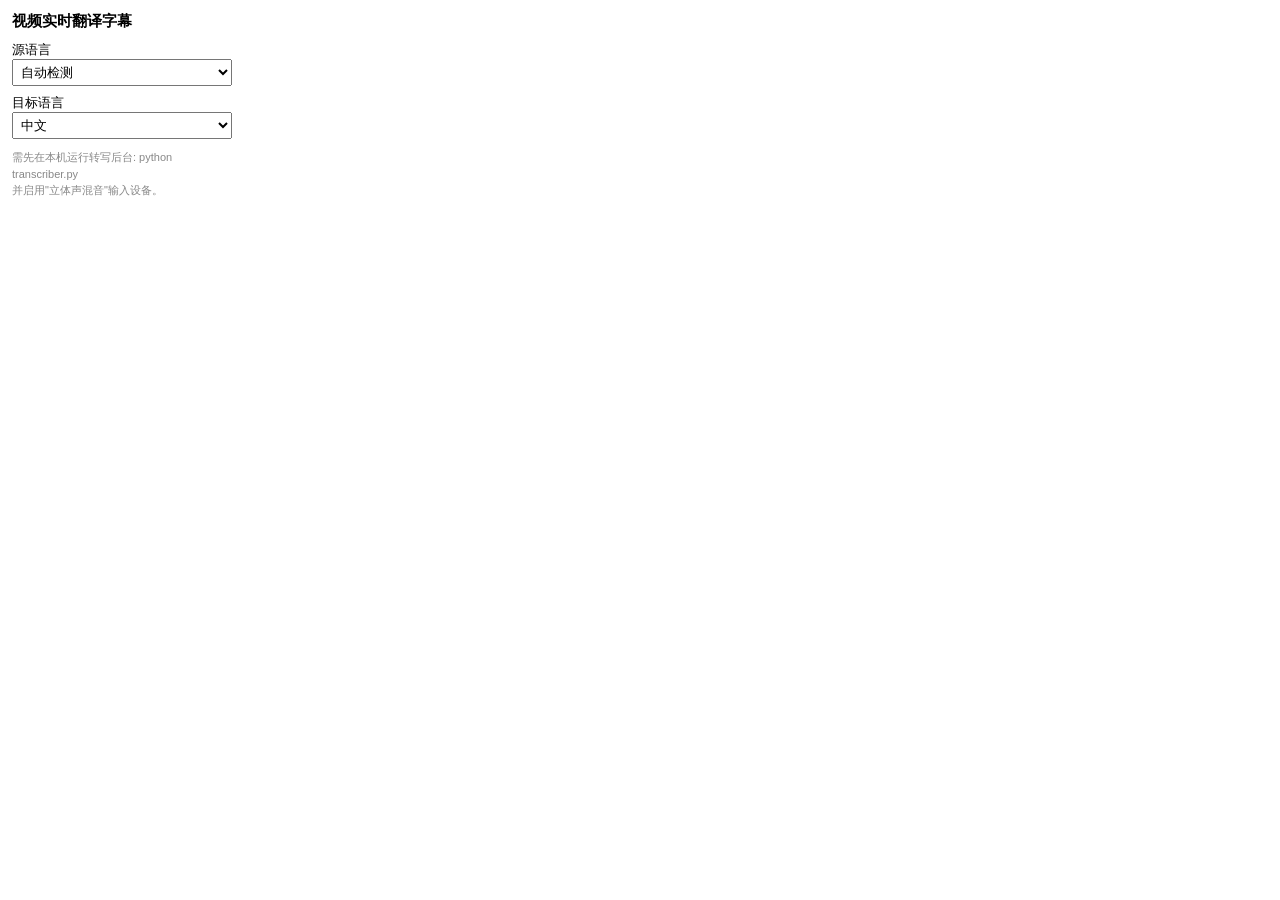
<file: video-translator/extension/popup.html>
<!DOCTYPE html>
<html lang="zh-CN">
<head>
  <meta charset="UTF-8" />
  <title>视频实时翻译</title>
  <style>
    body { width: 220px; font-family: "Microsoft YaHei", sans-serif; padding: 12px; margin: 0; }
    h3 { margin: 0 0 10px; font-size: 15px; }
    .row { margin: 8px 0; font-size: 13px; }
    select { width: 100%; padding: 4px; }
    .hint { color: #888; font-size: 11px; margin-top: 10px; line-height: 1.5; }
  </style>
</head>
<body>
  <h3>视频实时翻译字幕</h3>
  <div class="row">
    <label>源语言</label>
    <select id="srcLang">
      <option value="">自动检测</option>
      <option value="en">英语</option>
      <option value="ja">日语</option>
    </select>
  </div>
  <div class="row">
    <label>目标语言</label>
    <select id="dstLang">
      <option value="zh">中文</option>
    </select>
  </div>
  <div class="hint">
    需先在本机运行转写后台: python transcriber.py<br/>
    并启用"立体声混音"输入设备。
  </div>
  <script src="popup.js"></script>
</body>
</html>
</file>
